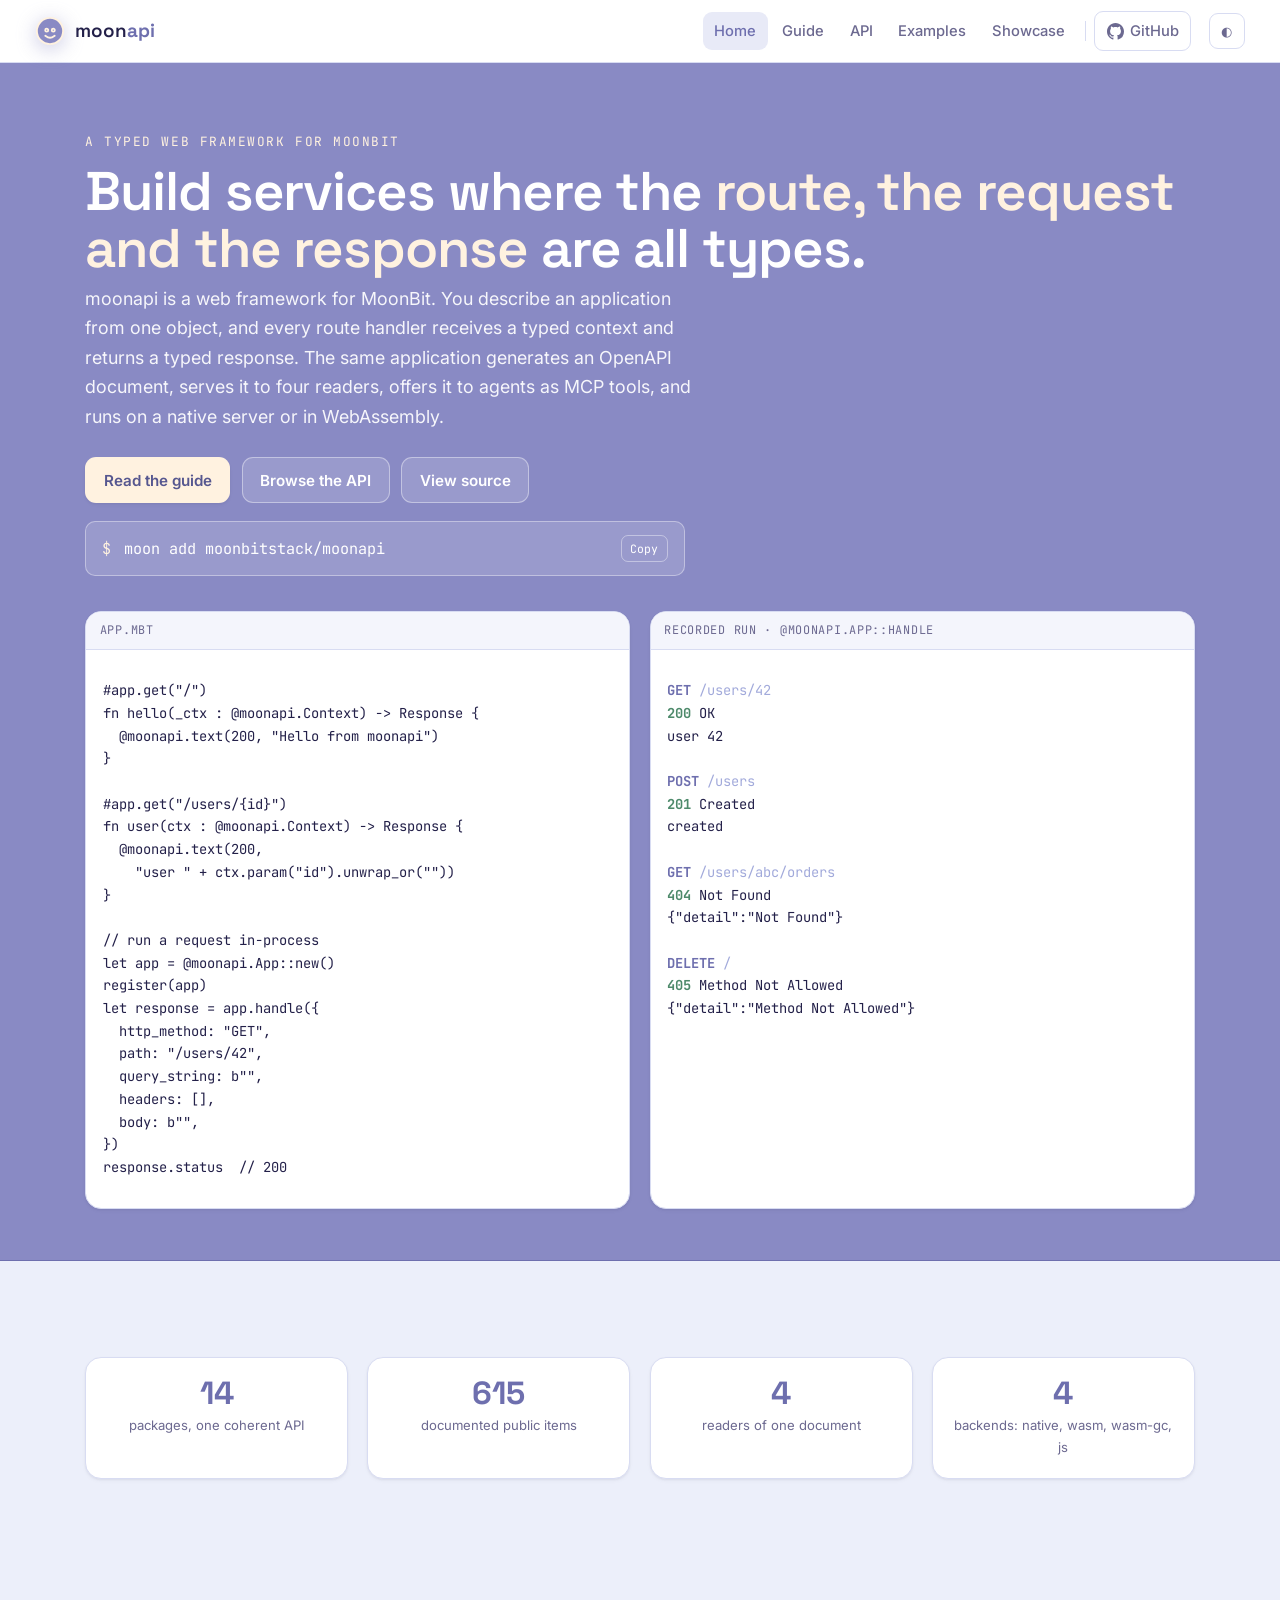
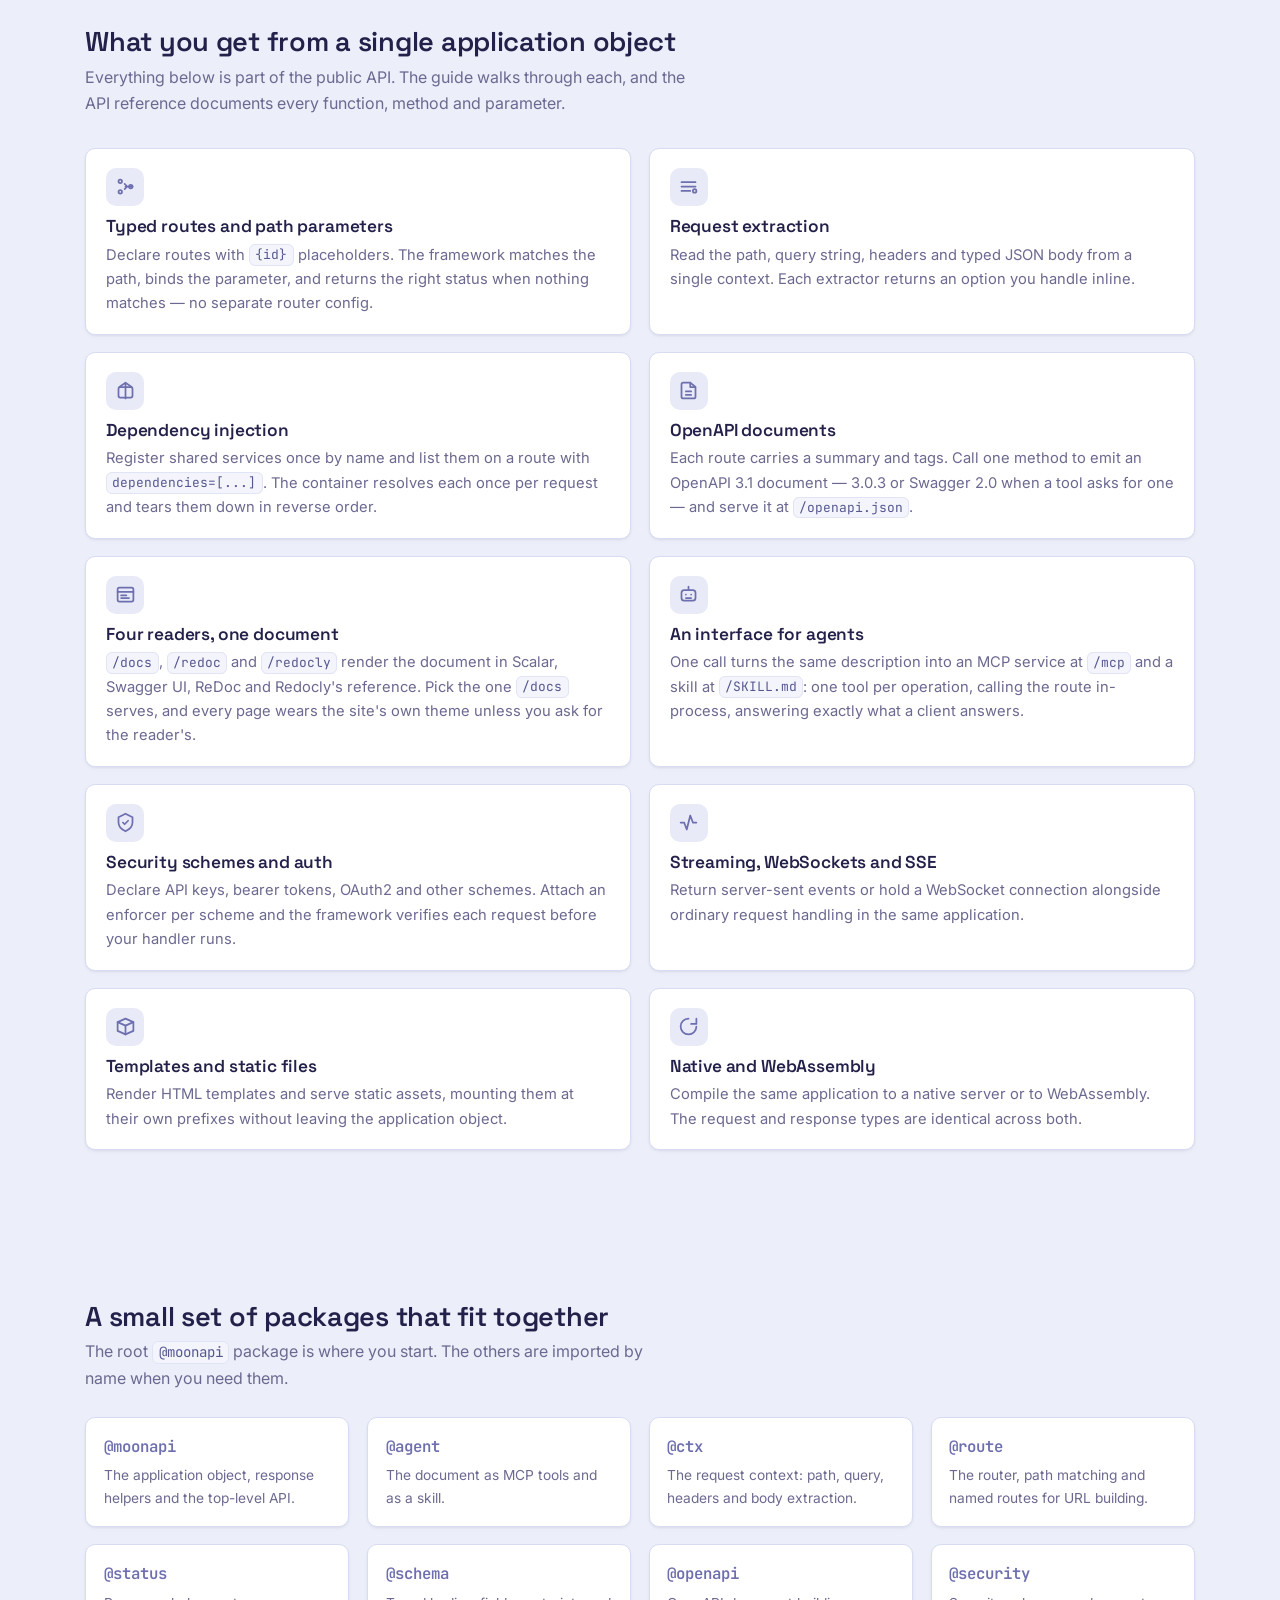
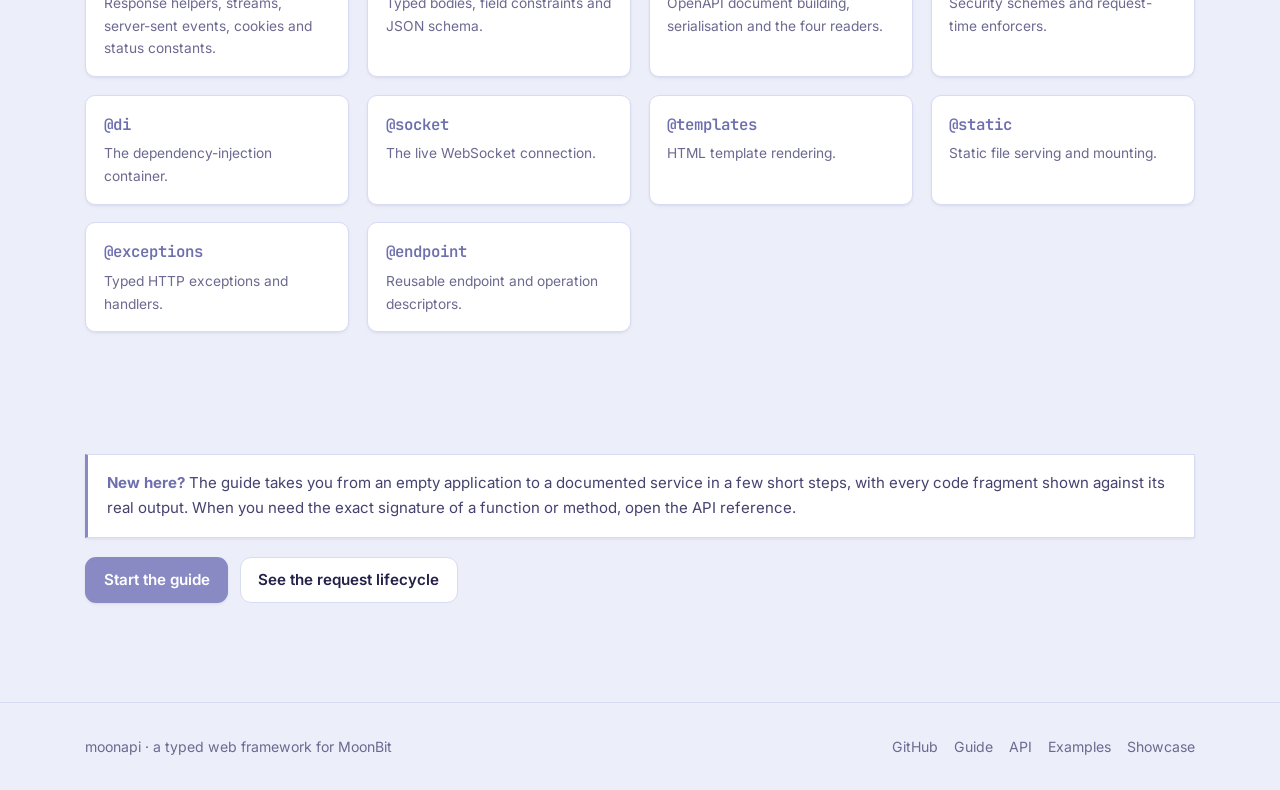
<file: docs/index.html>
<!doctype html>
<html lang="en">
<head>
<meta charset="utf-8">
<meta name="viewport" content="width=device-width,initial-scale=1">
<title>moonapi — a typed web framework for MoonBit</title>
<meta name="description" content="moonapi is a typed web framework for MoonBit. Build services from a single application object, with typed routes, request extraction, dependency injection, OpenAPI documents and native or WebAssembly servers.">
<link rel="preconnect" href="https://fonts.googleapis.com">
<link rel="preconnect" href="https://fonts.gstatic.com" crossorigin>
<link href="https://fonts.googleapis.com/css2?family=Space+Grotesk:wght@400;500;600;700&family=Inter:wght@400;500;600&family=JetBrains+Mono:wght@400;500;600&display=swap" rel="stylesheet">
<link rel="stylesheet" href="assets/base.css">
<script type="module" src="assets/scrollbar.js"></script>
<link rel="icon" type="image/svg+xml" href="assets/icon.svg">
</head>
<body>
<header class="topbar">
  <a class="brand" href="index.html">
    <svg class="mark" viewBox="0 0 32 32" fill="none" aria-hidden="true">
      <circle cx="16" cy="16" r="14" fill="#898AC4" stroke="#FFF2E0" stroke-width="2"/>
      <path d="M11 21c4 3 6 3 10 0M12.5 13.5a1.6 1.6 0 1 1 0 3.2 1.6 1.6 0 0 1 0-3.2Zm7 0a1.6 1.6 0 1 1 0 3.2 1.6 1.6 0 0 1 0-3.2Z" stroke="#FFF2E0" stroke-width="2" stroke-linecap="round"/>
    </svg>
    <span class="name">moon<b>api</b></span>
  </a>
  <nav class="nav"><a class="active" href="index.html">Home</a><a href="guide.html">Guide</a><a href="api.html">API</a><a href="examples.html">Examples</a><a href="showcase.html">Showcase</a><span class="sep"></span><a class="gh-link" href="https://github.com/moonbitstack/moonapi" target="_blank" rel="noopener" aria-label="GitHub repository"><svg viewBox="0 0 16 16" fill="currentColor" aria-hidden="true"><path d="M8 0C3.58 0 0 3.58 0 8c0 3.54 2.29 6.53 5.47 7.59.4.07.55-.17.55-.38 0-.19-.01-.82-.01-1.49-2.01.37-2.53-.49-2.69-.94-.09-.23-.48-.94-.82-1.13-.28-.15-.68-.52-.01-.53.63-.01 1.08.58 1.23.82.72 1.21 1.87.87 2.33.66.07-.52.28-.87.51-1.07-1.78-.2-3.64-.89-3.64-3.95 0-.87.31-1.59.82-2.15-.08-.2-.36-1.02.08-2.12 0 0 .67-.21 2.2.82.64-.18 1.32-.27 2-.27.68 0 1.36.09 2 .27 1.53-1.04 2.2-.82 2.2-.82.44 1.1.16 1.92.08 2.12.51.56.82 1.27.82 2.15 0 3.07-1.87 3.75-3.65 3.95.29.25.54.73.54 1.48 0 1.07-.01 1.93-.01 2.2 0 .21.15.46.55.38A8.01 8.01 0 0 0 16 8c0-4.42-3.58-8-8-8Z"></path></svg><span>GitHub</span></a></nav><button class="theme-btn" data-theme-toggle aria-label="Toggle theme">◐</button>
</header>

<!-- ===================== HERO ===================== -->
<section class="hero">
  <div class="hero-inner">
    <span class="eyebrow">A typed web framework for MoonBit</span>
    <h1>Build services where the <span class="grad">route, the request and the response</span> are all types.</h1>
    <p class="lede">moonapi is a web framework for MoonBit. You describe an application from one object, and every route handler receives a typed context and returns a typed response. The same application generates an OpenAPI document, serves it to four readers, offers it to agents as MCP tools, and runs on a native server or in WebAssembly.</p>
    <div class="hero-cta">
      <a class="btn btn-primary" href="guide.html">Read the guide</a>
      <a class="btn btn-ghost" href="api.html">Browse the API</a>
      <a class="btn btn-ghost" href="https://github.com/moonbitstack/moonapi" target="_blank" rel="noopener">View source</a>
    </div>

    <div class="install">
      <span class="pmt">$</span>
      <code>moon add moonbitstack/moonapi</code>
      <button class="copy" type="button">Copy</button>
    </div>

    <!-- two-pane recorded demo -->
    <div class="demo">
      <div class="pane">
        <div class="ph">app.mbt</div>
        <div class="codewrap">
<pre><code>#app.get("/")
fn hello(_ctx : @moonapi.Context) -> Response {
  @moonapi.text(200, "Hello from moonapi")
}

#app.get("/users/{id}")
fn user(ctx : @moonapi.Context) -> Response {
  @moonapi.text(200,
    "user " + ctx.param("id").unwrap_or(""))
}

// run a request in-process
let app = @moonapi.App::new()
register(app)
let response = app.handle({
  http_method: "GET",
  path: "/users/42",
  query_string: b"",
  headers: [],
  body: b"",
})
response.status  // 200</code></pre>
        </div>
      </div>
      <div class="pane">
        <div class="ph">recorded run · @moonapi.App::handle</div>
        <div class="codewrap">
<pre><code><span class="reqline"><span class="m">GET</span> <span class="u">/users/42</span></span>
<span class="resline"><span class="s">200</span> OK</span>
user 42

<span class="reqline"><span class="m">POST</span> <span class="u">/users</span></span>
<span class="resline"><span class="s">201</span> Created</span>
created

<span class="reqline"><span class="m">GET</span> <span class="u">/users/abc/orders</span></span>
<span class="resline"><span class="s">404</span> Not Found</span>
{"detail":"Not Found"}

<span class="reqline"><span class="m">DELETE</span> <span class="u">/</span></span>
<span class="resline"><span class="s">405</span> Method Not Allowed</span>
{"detail":"Method Not Allowed"}</code></pre>
        </div>
      </div>
    </div>
  </div>
</section>

<!-- ===================== KEY NUMBERS ===================== -->
<section class="section">
  <div class="stats">
    <div class="stat"><div class="n">14</div><div class="l">packages, one coherent API</div></div>
    <div class="stat"><div class="n">615</div><div class="l">documented public items</div></div>
    <div class="stat"><div class="n">4</div><div class="l">readers of one document</div></div>
    <div class="stat"><div class="n">4</div><div class="l">backends: native, wasm, wasm-gc, js</div></div>
  </div>
</section>

<!-- ===================== FEATURES ===================== -->
<section class="section">
  <h2>What you get from a single application object</h2>
  <p class="sub">Everything below is part of the public API. The guide walks through each, and the API reference documents every function, method and parameter.</p>
  <div class="features">
    <div class="card feature">
      <div class="ico"><svg viewBox="0 0 24 24" fill="none" stroke="currentColor" stroke-width="2" stroke-linecap="round" stroke-linejoin="round"><circle cx="6" cy="6" r="2"/><circle cx="6" cy="18" r="2"/><path d="M20 12h-8M14 12l-3-3M14 12l-3 3"/><circle cx="18" cy="12" r="2"/></svg></div>
      <h3>Typed routes and path parameters</h3>
      <p>Declare routes with <code>{id}</code> placeholders. The framework matches the path, binds the parameter, and returns the right status when nothing matches — no separate router config.</p>
    </div>
    <div class="card feature">
      <div class="ico"><svg viewBox="0 0 24 24" fill="none" stroke="currentColor" stroke-width="2" stroke-linecap="round" stroke-linejoin="round"><path d="M4 7h16M4 12h16M4 17h10"/><circle cx="19" cy="17" r="2"/></svg></div>
      <h3>Request extraction</h3>
      <p>Read the path, query string, headers and typed JSON body from a single context. Each extractor returns an option you handle inline.</p>
    </div>
    <div class="card feature">
      <div class="ico"><svg viewBox="0 0 24 24" fill="none" stroke="currentColor" stroke-width="2" stroke-linecap="round" stroke-linejoin="round"><path d="M12 3v18M5 8l7-5 7 5"/><rect x="4" y="8" width="16" height="12" rx="2"/></svg></div>
      <h3>Dependency injection</h3>
      <p>Register shared services once by name and list them on a route with <code>dependencies=[...]</code>. The container resolves each once per request and tears them down in reverse order.</p>
    </div>
    <div class="card feature">
      <div class="ico"><svg viewBox="0 0 24 24" fill="none" stroke="currentColor" stroke-width="2" stroke-linecap="round" stroke-linejoin="round"><path d="M14 3v5h5"/><path d="M14 3H6a2 2 0 0 0-2 2v14a2 2 0 0 0 2 2h12a2 2 0 0 0 2-2V8Z"/><path d="M9 13h6M9 17h6"/></svg></div>
      <h3>OpenAPI documents</h3>
      <p>Each route carries a summary and tags. Call one method to emit an OpenAPI 3.1 document — 3.0.3 or Swagger 2.0 when a tool asks for one — and serve it at <code>/openapi.json</code>.</p>
    </div>
    <div class="card feature">
      <div class="ico"><svg viewBox="0 0 24 24" fill="none" stroke="currentColor" stroke-width="2" stroke-linecap="round" stroke-linejoin="round"><rect x="3" y="4" width="18" height="16" rx="2"/><path d="M3 9h18M7 13h6M7 16h9"/></svg></div>
      <h3>Four readers, one document</h3>
      <p><code>/docs</code>, <code>/redoc</code> and <code>/redocly</code> render the document in Scalar, Swagger UI, ReDoc and Redocly's reference. Pick the one <code>/docs</code> serves, and every page wears the site's own theme unless you ask for the reader's.</p>
    </div>
    <div class="card feature">
      <div class="ico"><svg viewBox="0 0 24 24" fill="none" stroke="currentColor" stroke-width="2" stroke-linecap="round" stroke-linejoin="round"><rect x="4" y="7" width="16" height="12" rx="3"/><path d="M9 12h.01M15 12h.01M9 16h6M12 3v4"/></svg></div>
      <h3>An interface for agents</h3>
      <p>One call turns the same description into an MCP service at <code>/mcp</code> and a skill at <code>/SKILL.md</code>: one tool per operation, calling the route in-process, answering exactly what a client answers.</p>
    </div>
    <div class="card feature">
      <div class="ico"><svg viewBox="0 0 24 24" fill="none" stroke="currentColor" stroke-width="2" stroke-linecap="round" stroke-linejoin="round"><path d="M12 2 4 6v6c0 5 3.5 8 8 10 4.5-2 8-5 8-10V6Z"/><path d="m9 12 2 2 4-4"/></svg></div>
      <h3>Security schemes and auth</h3>
      <p>Declare API keys, bearer tokens, OAuth2 and other schemes. Attach an enforcer per scheme and the framework verifies each request before your handler runs.</p>
    </div>
    <div class="card feature">
      <div class="ico"><svg viewBox="0 0 24 24" fill="none" stroke="currentColor" stroke-width="2" stroke-linecap="round" stroke-linejoin="round"><path d="M3 12h4l3 8 4-16 3 8h4"/></svg></div>
      <h3>Streaming, WebSockets and SSE</h3>
      <p>Return server-sent events or hold a WebSocket connection alongside ordinary request handling in the same application.</p>
    </div>
    <div class="card feature">
      <div class="ico"><svg viewBox="0 0 24 24" fill="none" stroke="currentColor" stroke-width="2" stroke-linecap="round" stroke-linejoin="round"><path d="M3 7l9-4 9 4-9 4Z"/><path d="M3 7v10l9 4 9-4V7"/><path d="M12 11v10"/></svg></div>
      <h3>Templates and static files</h3>
      <p>Render HTML templates and serve static assets, mounting them at their own prefixes without leaving the application object.</p>
    </div>
    <div class="card feature">
      <div class="ico"><svg viewBox="0 0 24 24" fill="none" stroke="currentColor" stroke-width="2" stroke-linecap="round" stroke-linejoin="round"><path d="M21 12a9 9 0 1 1-9-9"/><path d="M21 3v6h-6"/></svg></div>
      <h3>Native and WebAssembly</h3>
      <p>Compile the same application to a native server or to WebAssembly. The request and response types are identical across both.</p>
    </div>
  </div>
</section>

<!-- ===================== PACKAGES ===================== -->
<section class="section">
  <h2>A small set of packages that fit together</h2>
  <p class="sub">The root <code>@moonapi</code> package is where you start. The others are imported by name when you need them.</p>
  <div class="pkg-grid">
    <a class="pkg-card" href="api.html#pkg-moonapi"><div class="n">@moonapi</div><div class="d">The application object, response helpers and the top-level API.</div></a>
    <a class="pkg-card" href="api.html#pkg-agent"><div class="n">@agent</div><div class="d">The document as MCP tools and as a skill.</div></a>
    <a class="pkg-card" href="api.html#pkg-ctx"><div class="n">@ctx</div><div class="d">The request context: path, query, headers and body extraction.</div></a>
    <a class="pkg-card" href="api.html#pkg-route"><div class="n">@route</div><div class="d">The router, path matching and named routes for URL building.</div></a>
    <a class="pkg-card" href="api.html#pkg-status"><div class="n">@status</div><div class="d">Response helpers, streams, server-sent events, cookies and status constants.</div></a>
    <a class="pkg-card" href="api.html#pkg-schema"><div class="n">@schema</div><div class="d">Typed bodies, field constraints and JSON schema.</div></a>
    <a class="pkg-card" href="api.html#pkg-openapi"><div class="n">@openapi</div><div class="d">OpenAPI document building, serialisation and the four readers.</div></a>
    <a class="pkg-card" href="api.html#pkg-security"><div class="n">@security</div><div class="d">Security schemes and request-time enforcers.</div></a>
    <a class="pkg-card" href="api.html#pkg-di"><div class="n">@di</div><div class="d">The dependency-injection container.</div></a>
    <a class="pkg-card" href="api.html#pkg-socket"><div class="n">@socket</div><div class="d">The live WebSocket connection.</div></a>
    <a class="pkg-card" href="api.html#pkg-templates"><div class="n">@templates</div><div class="d">HTML template rendering.</div></a>
    <a class="pkg-card" href="api.html#pkg-static"><div class="n">@static</div><div class="d">Static file serving and mounting.</div></a>
    <a class="pkg-card" href="api.html#pkg-exceptions"><div class="n">@exceptions</div><div class="d">Typed HTTP exceptions and handlers.</div></a>
    <a class="pkg-card" href="api.html#pkg-endpoint"><div class="n">@endpoint</div><div class="d">Reusable endpoint and operation descriptors.</div></a>
  </div>
</section>

<!-- ===================== GET STARTED ===================== -->
<section class="section">
  <div class="note">
    <b>New here?</b> The guide takes you from an empty application to a documented service in a few short steps, with every code fragment shown against its real output. When you need the exact signature of a function or method, open the API reference.
  </div>
  <div class="hero-cta" style="margin-top:1.2rem">
    <a class="btn btn-primary" href="guide.html">Start the guide</a>
    <a class="btn btn-ghost" href="showcase.html">See the request lifecycle</a>
  </div>
</section>

<footer class="site">
  <div class="foot">
    <span>moonapi · a typed web framework for MoonBit</span>
    <span class="grow"></span>
    <a href="https://github.com/moonbitstack/moonapi" target="_blank" rel="noopener">GitHub</a>
    <a href="guide.html">Guide</a>
    <a href="api.html">API</a>
    <a href="examples.html">Examples</a>
    <a href="showcase.html">Showcase</a>
  </div>
</footer>
<script src="assets/site.js"></script>
</body>
</html>
</file>
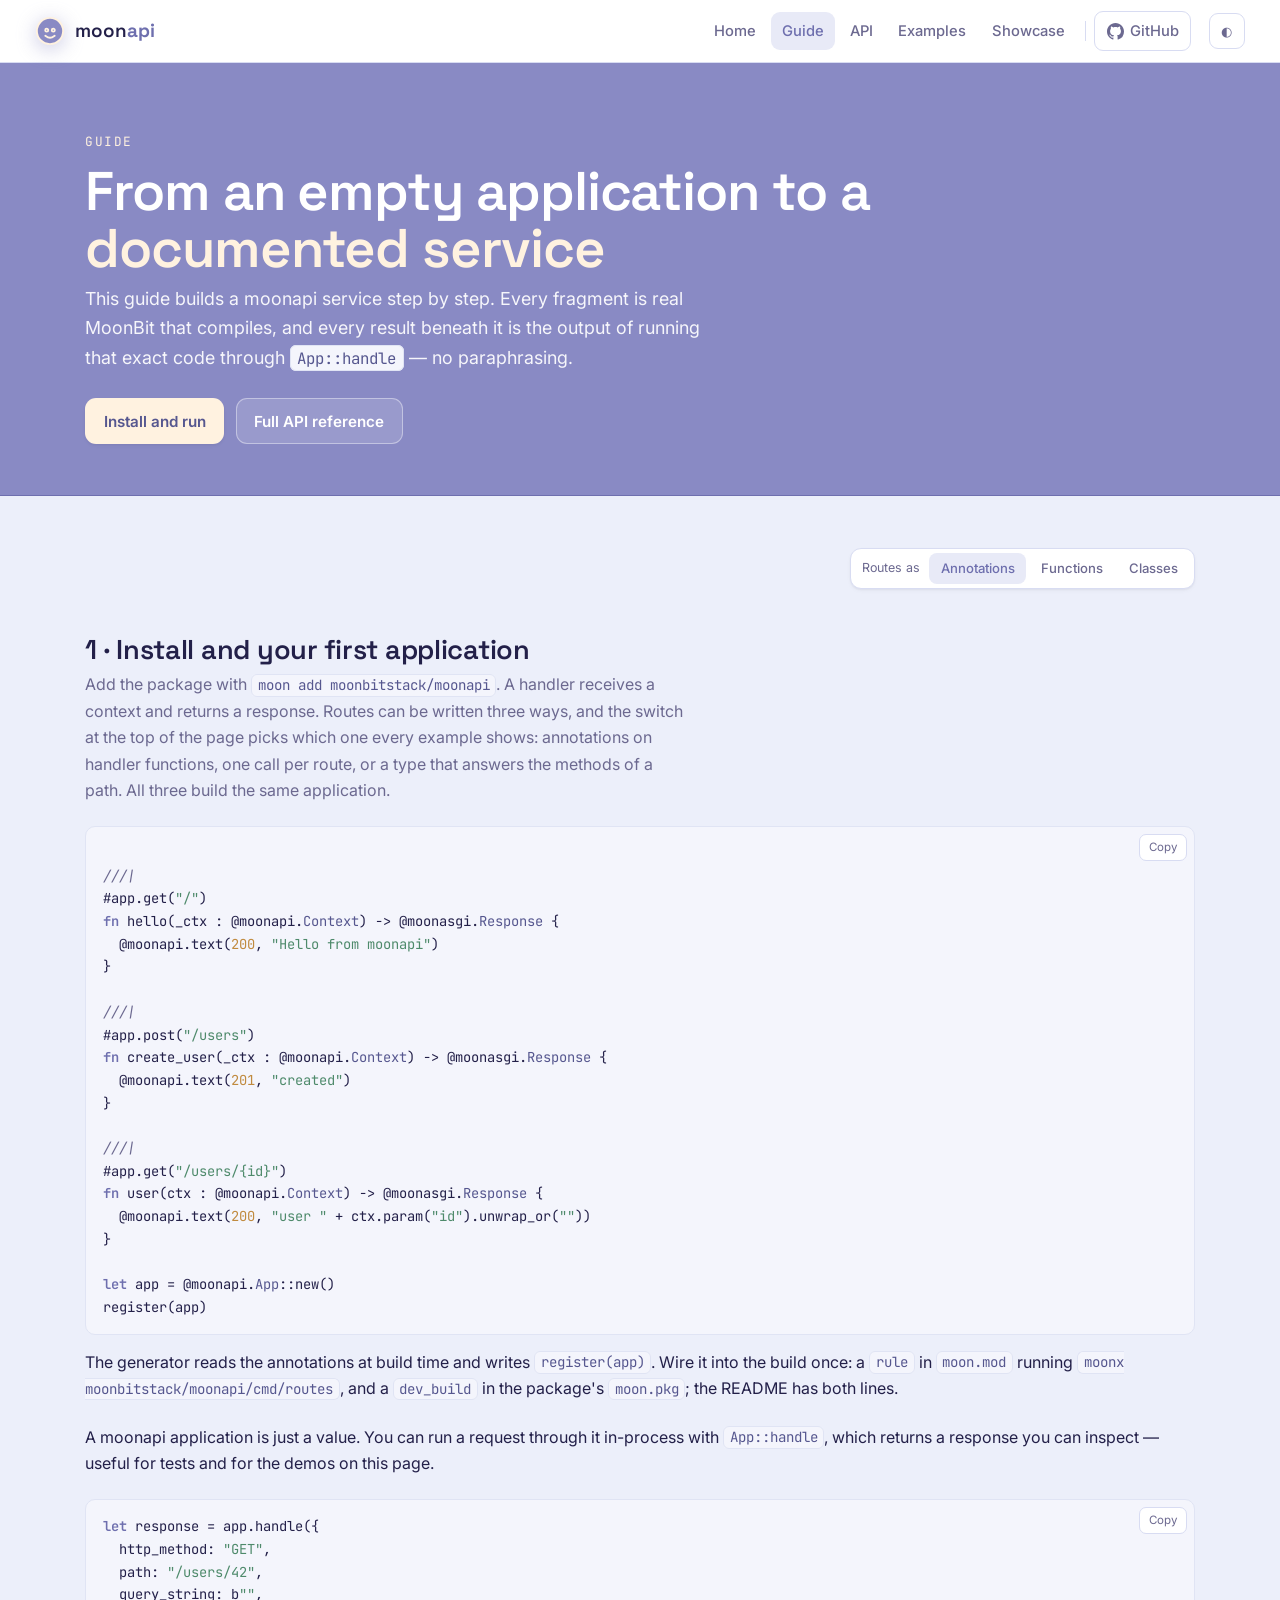
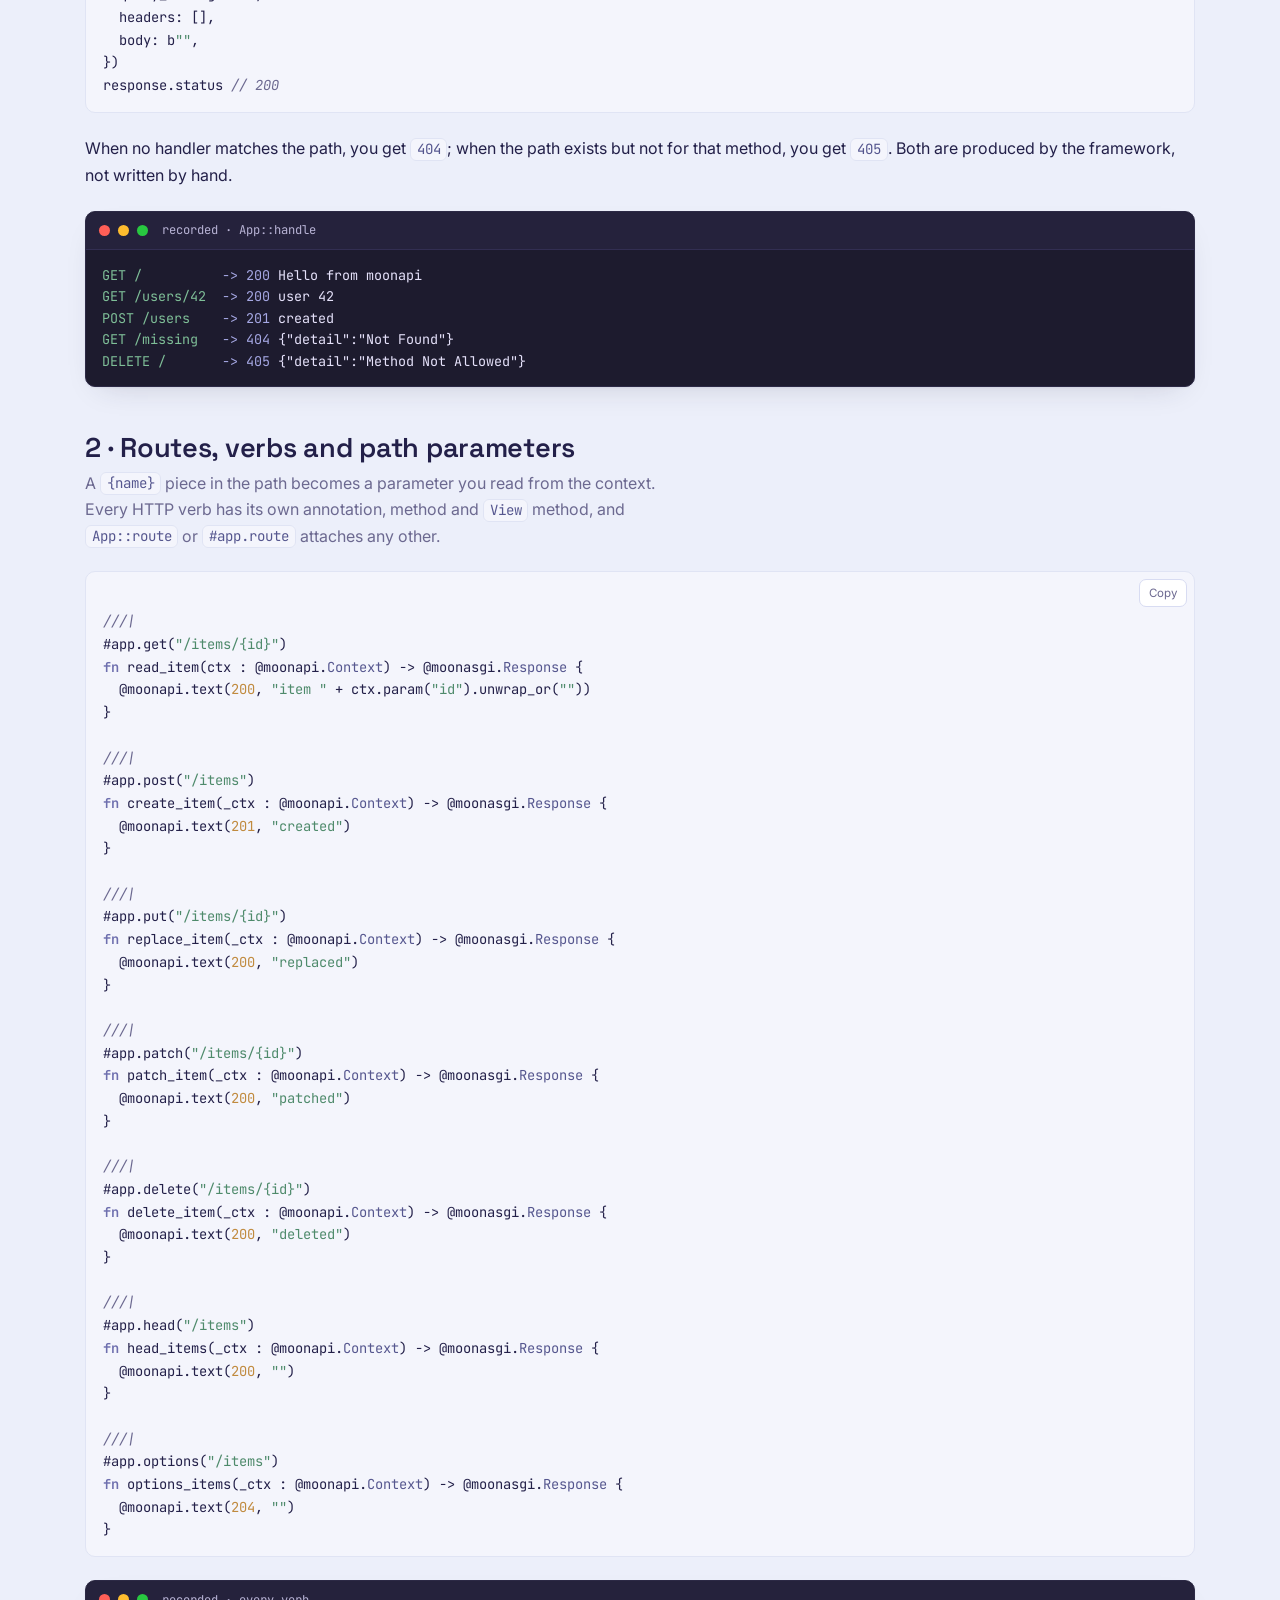
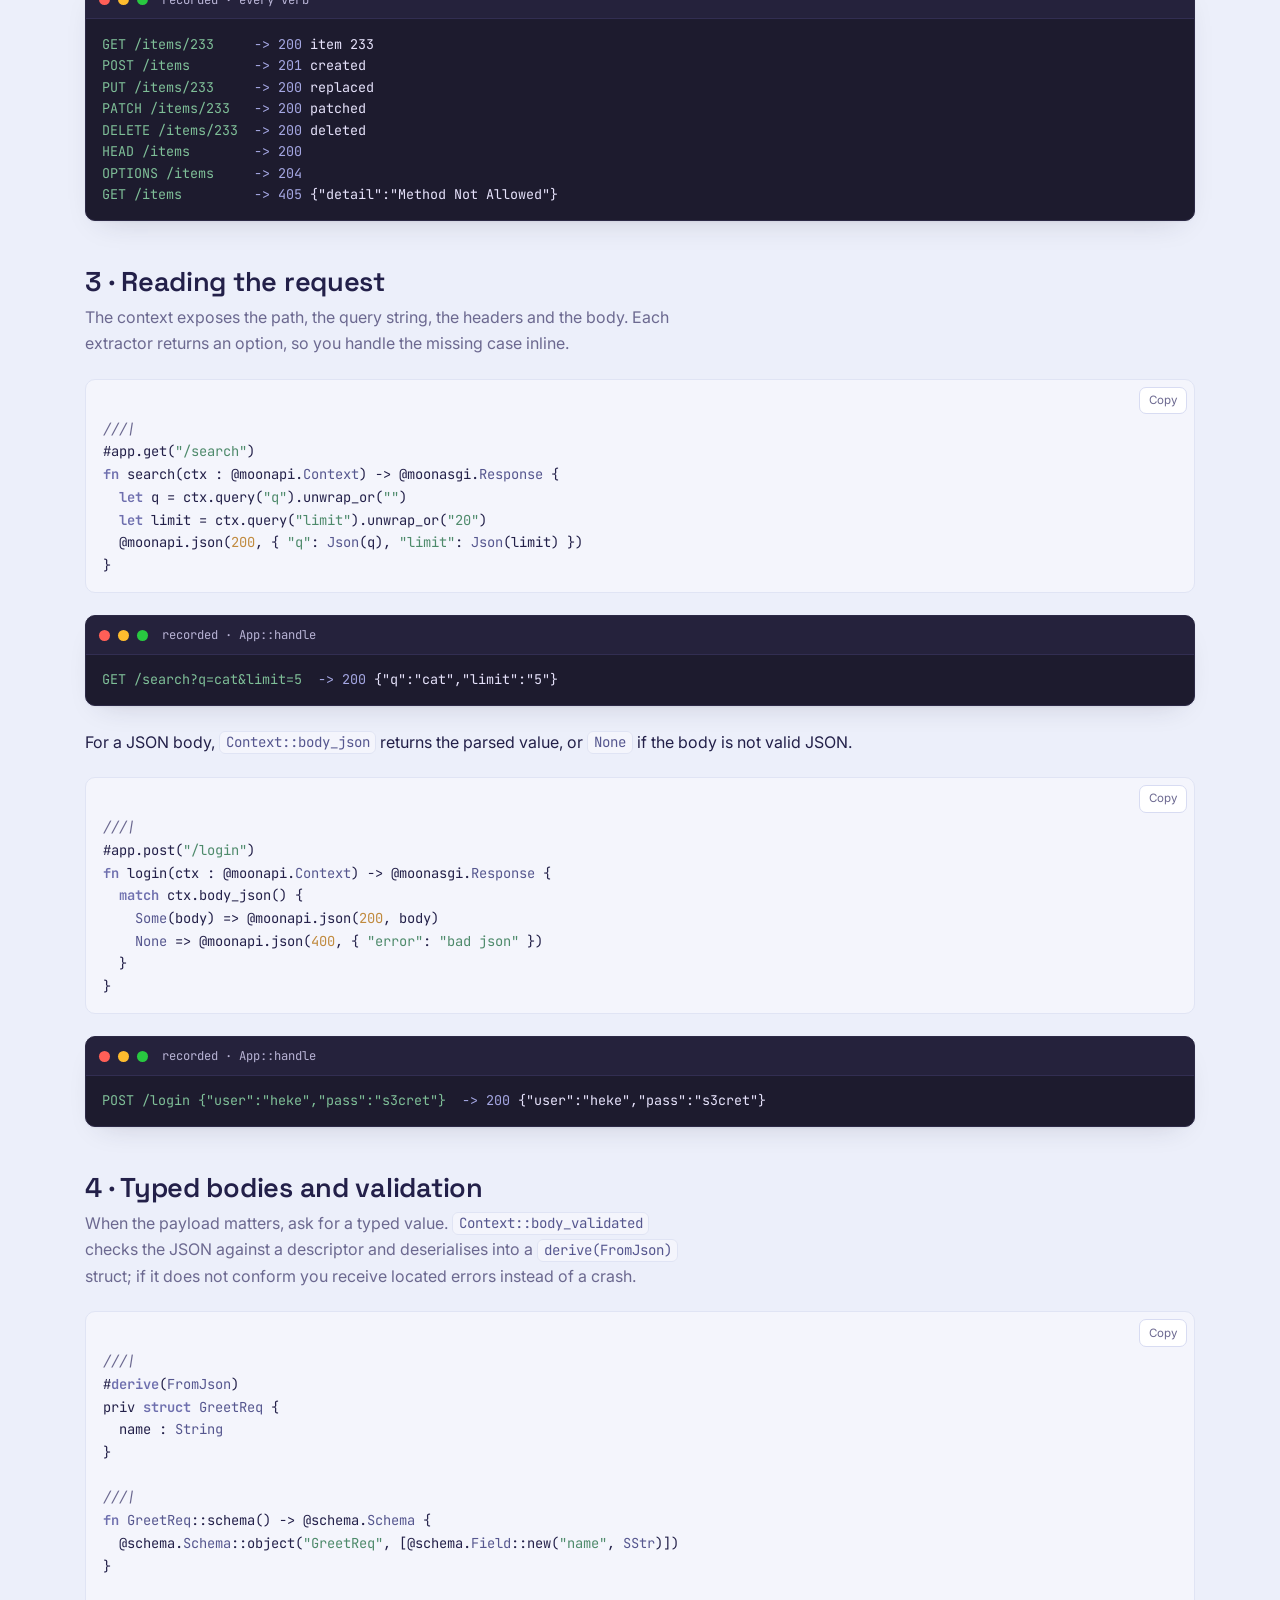
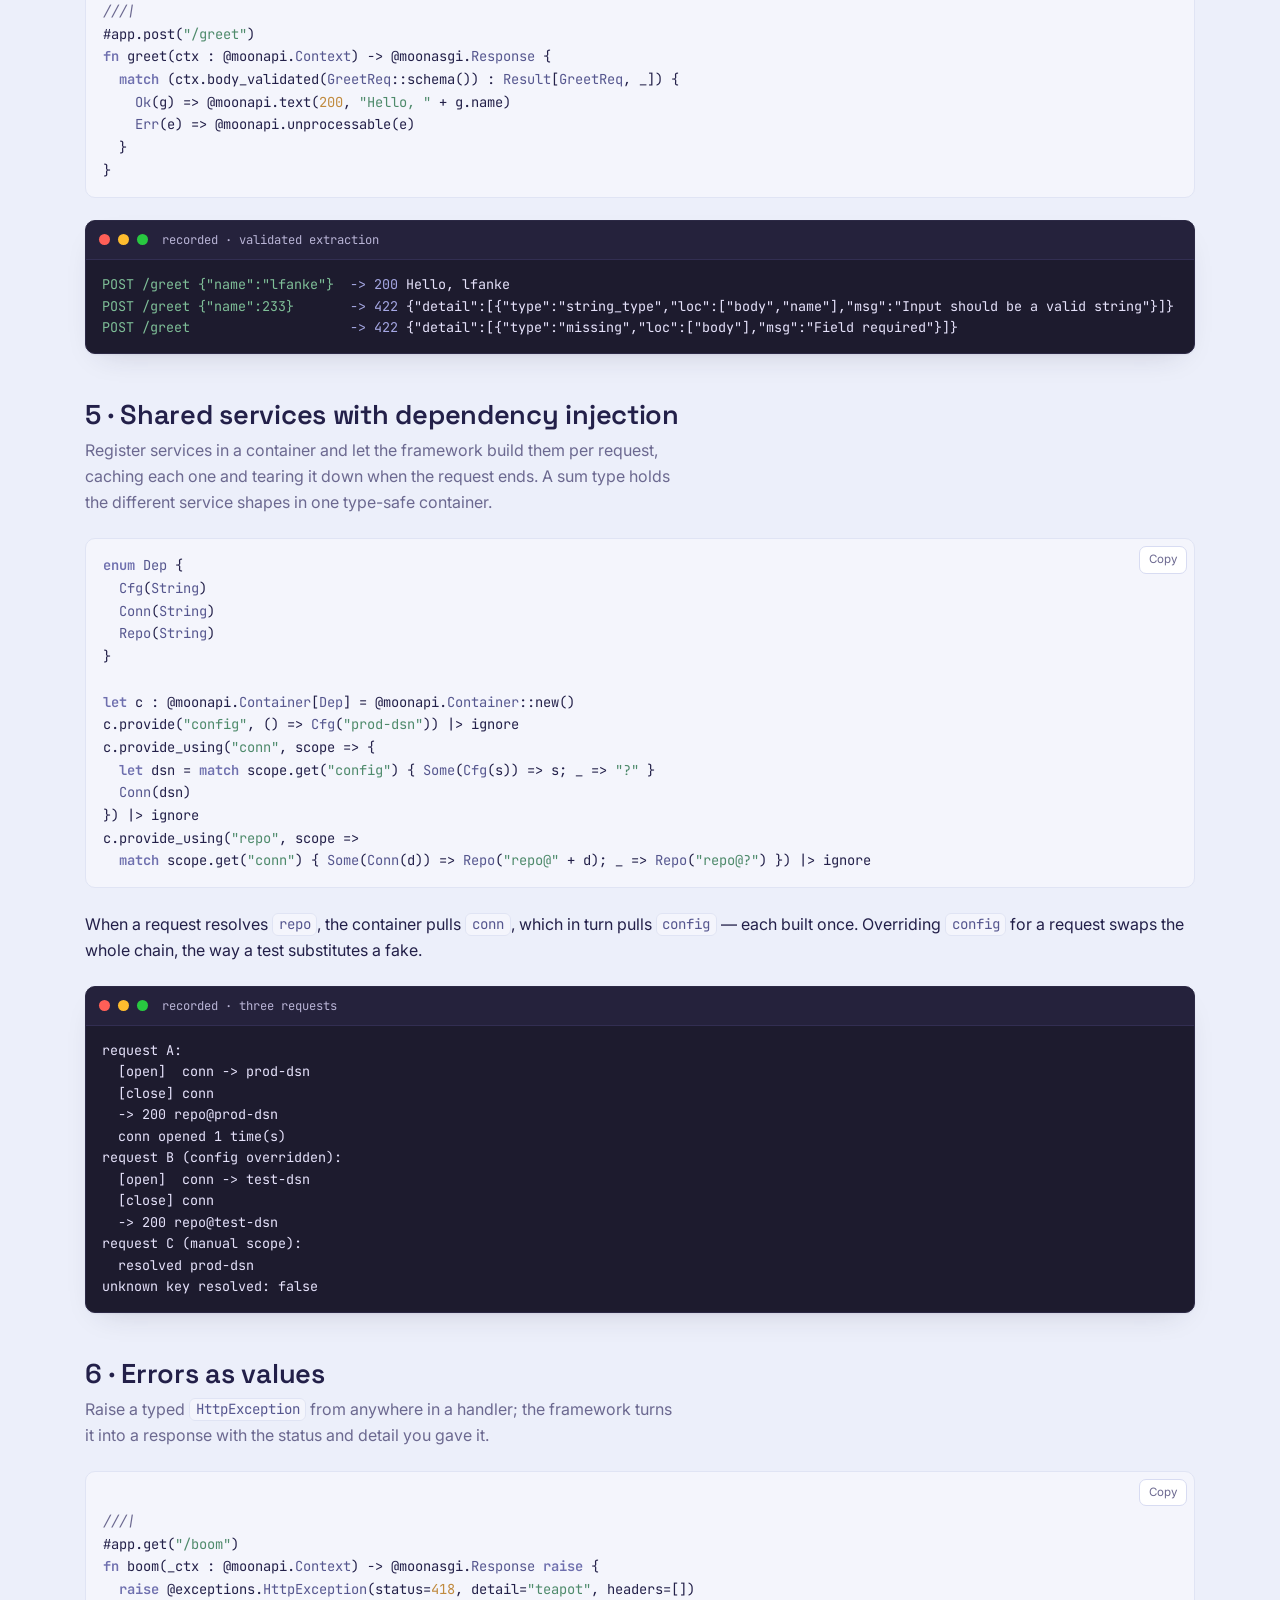
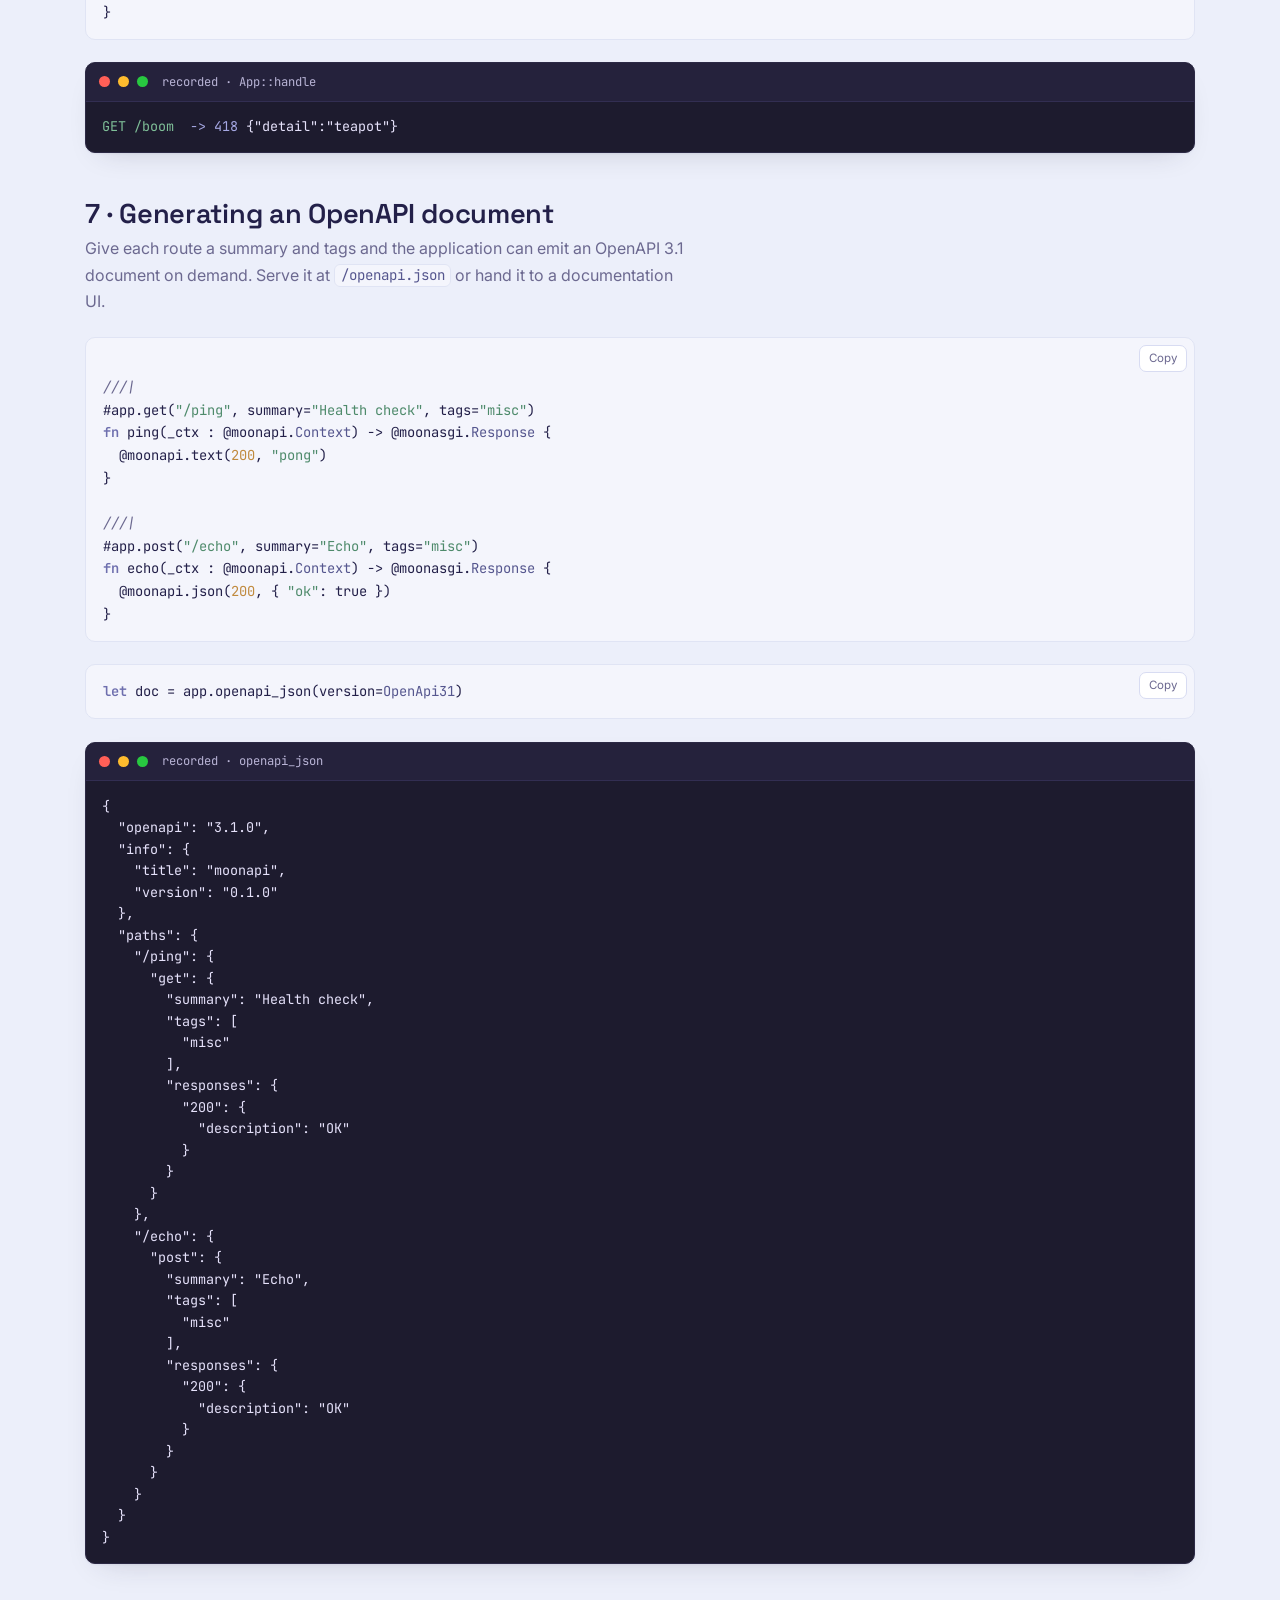
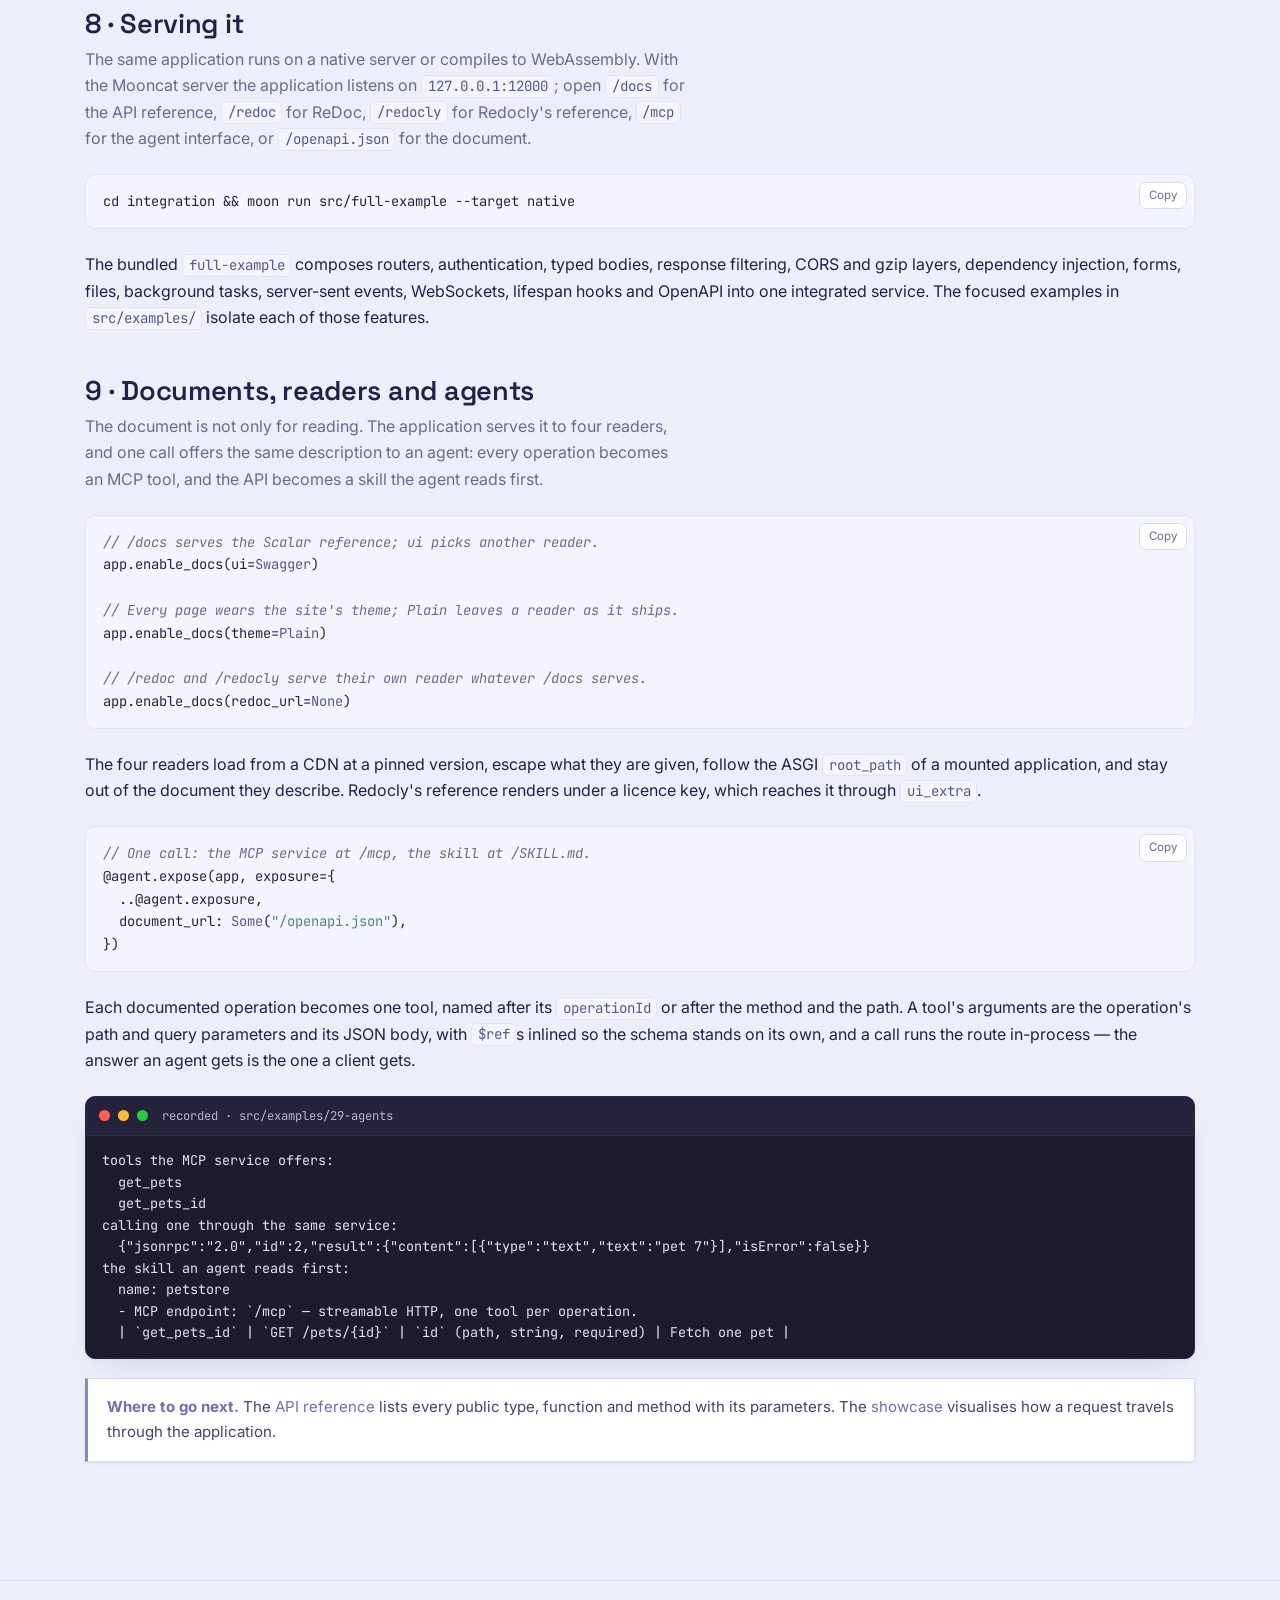
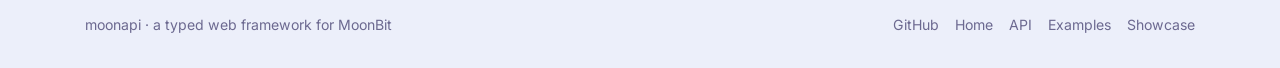
<file: docs/guide.html>
<!doctype html>
<html lang="en">
<head>
<meta charset="utf-8">
<meta name="viewport" content="width=device-width,initial-scale=1">
<title>moonapi — Guide</title>
<meta name="description" content="A progressive guide to building a service with moonapi, the typed web framework for MoonBit. Every fragment is shown against its real, compiled output.">
<link rel="preconnect" href="https://fonts.googleapis.com">
<link rel="preconnect" href="https://fonts.gstatic.com" crossorigin>
<link href="https://fonts.googleapis.com/css2?family=Space+Grotesk:wght@400;500;600;700&family=Inter:wght@400;500;600&family=JetBrains+Mono:wght@400;500;600&display=swap" rel="stylesheet">
<link rel="stylesheet" href="assets/base.css">
<script type="module" src="assets/scrollbar.js"></script>
<link rel="icon" type="image/svg+xml" href="assets/icon.svg">
<script>try{var s=localStorage.getItem("moonapi-style");if(s)document.documentElement.setAttribute("data-style",s)}catch(e){}</script>
</head>
<body>
<header class="topbar">
  <a class="brand" href="index.html">
    <svg class="mark" viewBox="0 0 32 32" fill="none" aria-hidden="true">
      <circle cx="16" cy="16" r="14" fill="#898AC4" stroke="#FFF2E0" stroke-width="2"/>
      <path d="M11 21c4 3 6 3 10 0M12.5 13.5a1.6 1.6 0 1 1 0 3.2 1.6 1.6 0 0 1 0-3.2Zm7 0a1.6 1.6 0 1 1 0 3.2 1.6 1.6 0 0 1 0-3.2Z" stroke="#FFF2E0" stroke-width="2" stroke-linecap="round"/>
    </svg>
    <span class="name">moon<b>api</b></span>
  </a>
  <nav class="nav"><a href="index.html">Home</a><a class="active" href="guide.html">Guide</a><a href="api.html">API</a><a href="examples.html">Examples</a><a href="showcase.html">Showcase</a><span class="sep"></span><a class="gh-link" href="https://github.com/moonbitstack/moonapi" target="_blank" rel="noopener" aria-label="GitHub repository"><svg viewBox="0 0 16 16" fill="currentColor" aria-hidden="true"><path d="M8 0C3.58 0 0 3.58 0 8c0 3.54 2.29 6.53 5.47 7.59.4.07.55-.17.55-.38 0-.19-.01-.82-.01-1.49-2.01.37-2.53-.49-2.69-.94-.09-.23-.48-.94-.82-1.13-.28-.15-.68-.52-.01-.53.63-.01 1.08.58 1.23.82.72 1.21 1.87.87 2.33.66.07-.52.28-.87.51-1.07-1.78-.2-3.64-.89-3.64-3.95 0-.87.31-1.59.82-2.15-.08-.2-.36-1.02.08-2.12 0 0 .67-.21 2.2.82.64-.18 1.32-.27 2-.27.68 0 1.36.09 2 .27 1.53-1.04 2.2-.82 2.2-.82.44 1.1.16 1.92.08 2.12.51.56.82 1.27.82 2.15 0 3.07-1.87 3.75-3.65 3.95.29.25.54.73.54 1.48 0 1.07-.01 1.93-.01 2.2 0 .21.15.46.55.38A8.01 8.01 0 0 0 16 8c0-4.42-3.58-8-8-8Z"></path></svg><span>GitHub</span></a></nav><button class="theme-btn" data-theme-toggle aria-label="Toggle theme">◐</button>
</header>

<section class="hero">
  <div class="hero-inner">
    <span class="eyebrow">Guide</span>
    <h1>From an empty application to a <span class="grad">documented service</span></h1>
    <p class="lede">This guide builds a moonapi service step by step. Every fragment is real MoonBit that compiles, and every result beneath it is the output of running that exact code through <code>App::handle</code> — no paraphrasing.</p>
    <div class="hero-cta">
      <a class="btn btn-primary" href="#install">Install and run</a>
      <a class="btn btn-ghost" href="api.html">Full API reference</a>
    </div>
  </div>
</section>

<section class="section">
  <div class="style-bar">
    <div class="style-switch" role="radiogroup" aria-label="How routes are written">
      <span class="style-label">Routes as</span>
      <button type="button" role="radio" data-style-pick="annotations" aria-checked="true">Annotations</button>
      <button type="button" role="radio" data-style-pick="functions" aria-checked="false">Functions</button>
      <button type="button" role="radio" data-style-pick="classes" aria-checked="false">Classes</button>
    </div>
  </div>

  <!-- ============ 1. INSTALL ============ -->
  <h2 id="install">1 · Install and your first application</h2>
  <p class="sub">Add the package with <code>moon add moonbitstack/moonapi</code>. A handler receives a context and returns a response. Routes can be written three ways, and the switch at the top of the page picks which one every example shows: annotations on handler functions, one call per route, or a type that answers the methods of a path. All three build the same application.</p>

  <div class="styles">
  <div class="variant" data-style="annotations">
    <div class="codewrap"><button class="copy" type="button">Copy</button><pre class="hl"><code>
///|
#app.get("/")
fn hello(_ctx : @moonapi.Context) -&gt; @moonasgi.Response {
  @moonapi.text(200, "Hello from moonapi")
}

///|
#app.post("/users")
fn create_user(_ctx : @moonapi.Context) -&gt; @moonasgi.Response {
  @moonapi.text(201, "created")
}

///|
#app.get("/users/{id}")
fn user(ctx : @moonapi.Context) -&gt; @moonasgi.Response {
  @moonapi.text(200, "user " + ctx.param("id").unwrap_or(""))
}

let app = @moonapi.App::new()
register(app)</code></pre></div>
    <p>The generator reads the annotations at build time and writes <code>register(app)</code>. Wire it into the build once: a <code>rule</code> in <code>moon.mod</code> running <code>moonx moonbitstack/moonapi/cmd/routes</code>, and a <code>dev_build</code> in the package's <code>moon.pkg</code>; the README has both lines.</p>
  </div>
  <div class="variant" data-style="functions">
    <div class="codewrap"><button class="copy" type="button">Copy</button><pre class="hl"><code>let app = @moonapi.App::new()
app.get("/", _ctx =&gt; @moonapi.text(200, "Hello from moonapi"))
app.post("/users", _ctx =&gt; @moonapi.text(201, "created"))
app.get("/users/{id}", ctx =&gt; {
  @moonapi.text(200, "user " + ctx.param("id").unwrap_or(""))
})</code></pre></div>
    <p>Each route is one call on the app: the verb, the path template and the handler. Annotations generate exactly these calls, and routes built at run time are written this way.</p>
  </div>
  <div class="variant" data-style="classes">
    <div class="codewrap"><button class="copy" type="button">Copy</button><pre class="hl"><code>
///|
struct Home {}

///|
impl @moonapi.View for Home with fn get(_) {
  Some(_ctx =&gt; @moonapi.text(200, "Hello from moonapi"))
}

///|
struct Users {}

///|
impl @moonapi.View for Users with fn post(_) {
  Some(_ctx =&gt; @moonapi.text(201, "created"))
}

///|
struct User {}

///|
impl @moonapi.View for User with fn get(_) {
  Some(ctx =&gt; @moonapi.text(200, "user " + ctx.param("id").unwrap_or("")))
}

let app = @moonapi.App::new()
app.view("/", Home::{ })
app.view("/users", Users::{ })
app.view("/users/{id}", User::{ })</code></pre></div>
    <p>A type implementing <code>View</code> answers the methods of one path, and <code>app.view</code> registers each method it answers. A method it leaves out answers <code>405</code>, with <code>Allow</code> listing the ones it does answer.</p>
  </div>
</div>

  <p>A moonapi application is just a value. You can run a request through it in-process with <code>App::handle</code>, which returns a response you can inspect — useful for tests and for the demos on this page.</p>

  <div class="codewrap"><button class="copy" type="button">Copy</button><pre class="hl"><code>let response = app.handle({
  http_method: "GET",
  path: "/users/42",
  query_string: b"",
  headers: [],
  body: b"",
})
response.status // 200</code></pre></div>

  <p>When no handler matches the path, you get <code>404</code>; when the path exists but not for that method, you get <code>405</code>. Both are produced by the framework, not written by hand.</p>

  <div class="term">
    <div class="term-bar"><span class="dot r"></span><span class="dot y"></span><span class="dot g"></span><span class="title">recorded · App::handle</span></div>
    <div class="term-body"><span class="ok">GET /</span>          <span class="accent">-&gt; 200</span> Hello from moonapi
<span class="ok">GET /users/42</span>  <span class="accent">-&gt; 200</span> user 42
<span class="ok">POST /users</span>    <span class="accent">-&gt; 201</span> created
<span class="ok">GET /missing</span>   <span class="accent">-&gt; 404</span> {&quot;detail&quot;:&quot;Not Found&quot;}
<span class="ok">DELETE /</span>       <span class="accent">-&gt; 405</span> {&quot;detail&quot;:&quot;Method Not Allowed&quot;}</div>
  </div>

  <!-- ============ 2. ROUTING ============ -->
  <h2 id="routing">2 · Routes, verbs and path parameters</h2>
  <p class="sub">A <code>{name}</code> piece in the path becomes a parameter you read from the context. Every HTTP verb has its own annotation, method and <code>View</code> method, and <code>App::route</code> or <code>#app.route</code> attaches any other.</p>

  <div class="styles">
  <div class="variant" data-style="annotations">
    <div class="codewrap"><button class="copy" type="button">Copy</button><pre class="hl"><code>
///|
#app.get("/items/{id}")
fn read_item(ctx : @moonapi.Context) -&gt; @moonasgi.Response {
  @moonapi.text(200, "item " + ctx.param("id").unwrap_or(""))
}

///|
#app.post("/items")
fn create_item(_ctx : @moonapi.Context) -&gt; @moonasgi.Response {
  @moonapi.text(201, "created")
}

///|
#app.put("/items/{id}")
fn replace_item(_ctx : @moonapi.Context) -&gt; @moonasgi.Response {
  @moonapi.text(200, "replaced")
}

///|
#app.patch("/items/{id}")
fn patch_item(_ctx : @moonapi.Context) -&gt; @moonasgi.Response {
  @moonapi.text(200, "patched")
}

///|
#app.delete("/items/{id}")
fn delete_item(_ctx : @moonapi.Context) -&gt; @moonasgi.Response {
  @moonapi.text(200, "deleted")
}

///|
#app.head("/items")
fn head_items(_ctx : @moonapi.Context) -&gt; @moonasgi.Response {
  @moonapi.text(200, "")
}

///|
#app.options("/items")
fn options_items(_ctx : @moonapi.Context) -&gt; @moonasgi.Response {
  @moonapi.text(204, "")
}</code></pre></div>
  </div>
  <div class="variant" data-style="functions">
    <div class="codewrap"><button class="copy" type="button">Copy</button><pre class="hl"><code>app.get("/items/{id}", ctx =&gt; {
  @moonapi.text(200, "item " + ctx.param("id").unwrap_or(""))
})
app.post("/items", _ctx =&gt; @moonapi.text(201, "created"))
app.put("/items/{id}", _ctx =&gt; @moonapi.text(200, "replaced"))
app.patch("/items/{id}", _ctx =&gt; @moonapi.text(200, "patched"))
app.delete("/items/{id}", _ctx =&gt; @moonapi.text(200, "deleted"))
app.head("/items", _ctx =&gt; @moonapi.text(200, ""))
app.options("/items", _ctx =&gt; @moonapi.text(204, ""))</code></pre></div>
  </div>
  <div class="variant" data-style="classes">
    <div class="codewrap"><button class="copy" type="button">Copy</button><pre class="hl"><code>
///|
struct Items {}

///|
impl @moonapi.View for Items with fn post(_) {
  Some(_ctx =&gt; @moonapi.text(201, "created"))
}

///|
impl @moonapi.View for Items with fn head(_) {
  Some(_ctx =&gt; @moonapi.text(200, ""))
}

///|
impl @moonapi.View for Items with fn options(_) {
  Some(_ctx =&gt; @moonapi.text(204, ""))
}

///|
struct Item {}

///|
impl @moonapi.View for Item with fn get(_) {
  Some(ctx =&gt; @moonapi.text(200, "item " + ctx.param("id").unwrap_or("")))
}

///|
impl @moonapi.View for Item with fn put(_) {
  Some(_ctx =&gt; @moonapi.text(200, "replaced"))
}

///|
impl @moonapi.View for Item with fn patch(_) {
  Some(_ctx =&gt; @moonapi.text(200, "patched"))
}

///|
impl @moonapi.View for Item with fn delete(_) {
  Some(_ctx =&gt; @moonapi.text(200, "deleted"))
}

app.view("/items", Items::{ })
app.view("/items/{id}", Item::{ })</code></pre></div>
  </div>
</div>

  <div class="term">
    <div class="term-bar"><span class="dot r"></span><span class="dot y"></span><span class="dot g"></span><span class="title">recorded · every verb</span></div>
    <div class="term-body"><span class="ok">GET /items/233</span>     <span class="accent">-&gt; 200</span> item 233
<span class="ok">POST /items</span>        <span class="accent">-&gt; 201</span> created
<span class="ok">PUT /items/233</span>     <span class="accent">-&gt; 200</span> replaced
<span class="ok">PATCH /items/233</span>   <span class="accent">-&gt; 200</span> patched
<span class="ok">DELETE /items/233</span>  <span class="accent">-&gt; 200</span> deleted
<span class="ok">HEAD /items</span>        <span class="accent">-&gt; 200</span>
<span class="ok">OPTIONS /items</span>     <span class="accent">-&gt; 204</span>
<span class="ok">GET /items</span>         <span class="accent">-&gt; 405</span> {&quot;detail&quot;:&quot;Method Not Allowed&quot;}</div>
  </div>

  <!-- ============ 3. REQUEST DATA ============ -->
  <h2 id="request">3 · Reading the request</h2>
  <p class="sub">The context exposes the path, the query string, the headers and the body. Each extractor returns an option, so you handle the missing case inline.</p>

  <div class="styles">
  <div class="variant" data-style="annotations">
    <div class="codewrap"><button class="copy" type="button">Copy</button><pre class="hl"><code>
///|
#app.get("/search")
fn search(ctx : @moonapi.Context) -&gt; @moonasgi.Response {
  let q = ctx.query("q").unwrap_or("")
  let limit = ctx.query("limit").unwrap_or("20")
  @moonapi.json(200, { "q": Json(q), "limit": Json(limit) })
}</code></pre></div>
  </div>
  <div class="variant" data-style="functions">
    <div class="codewrap"><button class="copy" type="button">Copy</button><pre class="hl"><code>app.get("/search", ctx =&gt; {
  let q = ctx.query("q").unwrap_or("")
  let limit = ctx.query("limit").unwrap_or("20")
  @moonapi.json(200, { "q": Json(q), "limit": Json(limit) })
})</code></pre></div>
  </div>
  <div class="variant" data-style="classes">
    <div class="codewrap"><button class="copy" type="button">Copy</button><pre class="hl"><code>
///|
struct Search {}

///|
impl @moonapi.View for Search with fn get(_) {
  Some(ctx =&gt; {
    let q = ctx.query("q").unwrap_or("")
    let limit = ctx.query("limit").unwrap_or("20")
    @moonapi.json(200, { "q": Json(q), "limit": Json(limit) })
  })
}

app.view("/search", Search::{ })</code></pre></div>
  </div>
</div>

  <div class="term">
    <div class="term-bar"><span class="dot r"></span><span class="dot y"></span><span class="dot g"></span><span class="title">recorded · App::handle</span></div>
    <div class="term-body"><span class="ok">GET /search?q=cat&amp;limit=5</span>  <span class="accent">-&gt; 200</span> {&quot;q&quot;:&quot;cat&quot;,&quot;limit&quot;:&quot;5&quot;}</div>
  </div>

  <p>For a JSON body, <code>Context::body_json</code> returns the parsed value, or <code>None</code> if the body is not valid JSON.</p>

  <div class="styles">
  <div class="variant" data-style="annotations">
    <div class="codewrap"><button class="copy" type="button">Copy</button><pre class="hl"><code>
///|
#app.post("/login")
fn login(ctx : @moonapi.Context) -&gt; @moonasgi.Response {
  match ctx.body_json() {
    Some(body) =&gt; @moonapi.json(200, body)
    None =&gt; @moonapi.json(400, { "error": "bad json" })
  }
}</code></pre></div>
  </div>
  <div class="variant" data-style="functions">
    <div class="codewrap"><button class="copy" type="button">Copy</button><pre class="hl"><code>app.post("/login", ctx =&gt; {
  match ctx.body_json() {
    Some(body) =&gt; @moonapi.json(200, body)
    None =&gt; @moonapi.json(400, { "error": "bad json" })
  }
})</code></pre></div>
  </div>
  <div class="variant" data-style="classes">
    <div class="codewrap"><button class="copy" type="button">Copy</button><pre class="hl"><code>
///|
struct Login {}

///|
impl @moonapi.View for Login with fn post(_) {
  Some(ctx =&gt; {
    match ctx.body_json() {
      Some(body) =&gt; @moonapi.json(200, body)
      None =&gt; @moonapi.json(400, { "error": "bad json" })
    }
  })
}

app.view("/login", Login::{ })</code></pre></div>
  </div>
</div>

  <div class="term">
    <div class="term-bar"><span class="dot r"></span><span class="dot y"></span><span class="dot g"></span><span class="title">recorded · App::handle</span></div>
    <div class="term-body"><span class="ok">POST /login {&quot;user&quot;:&quot;heke&quot;,&quot;pass&quot;:&quot;s3cret&quot;}</span>  <span class="accent">-&gt; 200</span> {&quot;user&quot;:&quot;heke&quot;,&quot;pass&quot;:&quot;s3cret&quot;}</div>
  </div>

  <!-- ============ 4. TYPED BODY ============ -->
  <h2 id="typed">4 · Typed bodies and validation</h2>
  <p class="sub">When the payload matters, ask for a typed value. <code>Context::body_validated</code> checks the JSON against a descriptor and deserialises into a <code>derive(FromJson)</code> struct; if it does not conform you receive located errors instead of a crash.</p>

  <div class="styles">
  <div class="variant" data-style="annotations">
    <div class="codewrap"><button class="copy" type="button">Copy</button><pre class="hl"><code>
///|
#derive(FromJson)
priv struct GreetReq {
  name : String
}

///|
fn GreetReq::schema() -&gt; @schema.Schema {
  @schema.Schema::object("GreetReq", [@schema.Field::new("name", SStr)])
}

///|
#app.post("/greet")
fn greet(ctx : @moonapi.Context) -&gt; @moonasgi.Response {
  match (ctx.body_validated(GreetReq::schema()) : Result[GreetReq, _]) {
    Ok(g) =&gt; @moonapi.text(200, "Hello, " + g.name)
    Err(e) =&gt; @moonapi.unprocessable(e)
  }
}</code></pre></div>
  </div>
  <div class="variant" data-style="functions">
    <div class="codewrap"><button class="copy" type="button">Copy</button><pre class="hl"><code>
///|
#derive(FromJson)
priv struct GreetReq {
  name : String
}

///|
fn GreetReq::schema() -&gt; @schema.Schema {
  @schema.Schema::object("GreetReq", [@schema.Field::new("name", SStr)])
}

///|

app.post("/greet", ctx =&gt; {
  match (ctx.body_validated(GreetReq::schema()) : Result[GreetReq, _]) {
    Ok(g) =&gt; @moonapi.text(200, "Hello, " + g.name)
    Err(e) =&gt; @moonapi.unprocessable(e)
  }
})</code></pre></div>
  </div>
  <div class="variant" data-style="classes">
    <div class="codewrap"><button class="copy" type="button">Copy</button><pre class="hl"><code>
///|
#derive(FromJson)
priv struct GreetReq {
  name : String
}

///|
fn GreetReq::schema() -&gt; @schema.Schema {
  @schema.Schema::object("GreetReq", [@schema.Field::new("name", SStr)])
}

///|


///|
struct Greet {}

///|
impl @moonapi.View for Greet with fn post(_) {
  Some(ctx =&gt; {
    match (ctx.body_validated(GreetReq::schema()) : Result[GreetReq, _]) {
      Ok(g) =&gt; @moonapi.text(200, "Hello, " + g.name)
      Err(e) =&gt; @moonapi.unprocessable(e)
    }
  })
}

app.view("/greet", Greet::{ })</code></pre></div>
  </div>
</div>

  <div class="term">
    <div class="term-bar"><span class="dot r"></span><span class="dot y"></span><span class="dot g"></span><span class="title">recorded · validated extraction</span></div>
    <div class="term-body"><span class="ok">POST /greet {&quot;name&quot;:&quot;lfanke&quot;}</span>  <span class="accent">-&gt; 200</span> Hello, lfanke
<span class="ok">POST /greet {&quot;name&quot;:233}</span>       <span class="accent">-&gt; 422</span> {&quot;detail&quot;:[{&quot;type&quot;:&quot;string_type&quot;,&quot;loc&quot;:[&quot;body&quot;,&quot;name&quot;],&quot;msg&quot;:&quot;Input should be a valid string&quot;}]}
<span class="ok">POST /greet</span>                    <span class="accent">-&gt; 422</span> {&quot;detail&quot;:[{&quot;type&quot;:&quot;missing&quot;,&quot;loc&quot;:[&quot;body&quot;],&quot;msg&quot;:&quot;Field required&quot;}]}</div>
  </div>

  <!-- ============ 5. DI ============ -->
  <h2 id="di">5 · Shared services with dependency injection</h2>
  <p class="sub">Register services in a container and let the framework build them per request, caching each one and tearing it down when the request ends. A sum type holds the different service shapes in one type-safe container.</p>

  <div class="codewrap"><button class="copy" type="button">Copy</button><pre class="hl"><code>enum Dep {
  Cfg(String)
  Conn(String)
  Repo(String)
}

let c : @moonapi.Container[Dep] = @moonapi.Container::new()
c.provide("config", () => Cfg("prod-dsn")) |> ignore
c.provide_using("conn", scope => {
  let dsn = match scope.get("config") { Some(Cfg(s)) => s; _ => "?" }
  Conn(dsn)
}) |> ignore
c.provide_using("repo", scope =>
  match scope.get("conn") { Some(Conn(d)) => Repo("repo@" + d); _ => Repo("repo@?") }) |> ignore</code></pre></div>

  <p>When a request resolves <code>repo</code>, the container pulls <code>conn</code>, which in turn pulls <code>config</code> — each built once. Overriding <code>config</code> for a request swaps the whole chain, the way a test substitutes a fake.</p>

  <div class="term">
    <div class="term-bar"><span class="dot r"></span><span class="dot y"></span><span class="dot g"></span><span class="title">recorded · three requests</span></div>
    <div class="term-body">request A:
  [open]  conn -&gt; prod-dsn
  [close] conn
  -&gt; 200 repo@prod-dsn
  conn opened 1 time(s)
request B (config overridden):
  [open]  conn -&gt; test-dsn
  [close] conn
  -&gt; 200 repo@test-dsn
request C (manual scope):
  resolved prod-dsn
unknown key resolved: false</div>
  </div>

  <!-- ============ 6. ERRORS ============ -->
  <h2 id="errors">6 · Errors as values</h2>
  <p class="sub">Raise a typed <code>HttpException</code> from anywhere in a handler; the framework turns it into a response with the status and detail you gave it.</p>

  <div class="styles">
  <div class="variant" data-style="annotations">
    <div class="codewrap"><button class="copy" type="button">Copy</button><pre class="hl"><code>
///|
#app.get("/boom")
fn boom(_ctx : @moonapi.Context) -&gt; @moonasgi.Response raise {
  raise @exceptions.HttpException(status=418, detail="teapot", headers=[])
}</code></pre></div>
  </div>
  <div class="variant" data-style="functions">
    <div class="codewrap"><button class="copy" type="button">Copy</button><pre class="hl"><code>app.get("/boom", _ctx =&gt; {
  raise @exceptions.HttpException(status=418, detail="teapot", headers=[])
})</code></pre></div>
  </div>
  <div class="variant" data-style="classes">
    <div class="codewrap"><button class="copy" type="button">Copy</button><pre class="hl"><code>
///|
struct Boom {}

///|
impl @moonapi.View for Boom with fn get(_) {
  Some(_ctx =&gt; {
    raise @exceptions.HttpException(status=418, detail="teapot", headers=[])
  })
}

app.view("/boom", Boom::{ })</code></pre></div>
  </div>
</div>

  <div class="term">
    <div class="term-bar"><span class="dot r"></span><span class="dot y"></span><span class="dot g"></span><span class="title">recorded · App::handle</span></div>
    <div class="term-body"><span class="ok">GET /boom</span>  <span class="accent">-&gt; 418</span> {&quot;detail&quot;:&quot;teapot&quot;}</div>
  </div>

  <!-- ============ 7. OPENAPI ============ -->
  <h2 id="openapi">7 · Generating an OpenAPI document</h2>
  <p class="sub">Give each route a summary and tags and the application can emit an OpenAPI 3.1 document on demand. Serve it at <code>/openapi.json</code> or hand it to a documentation UI.</p>

  <div class="styles">
  <div class="variant" data-style="annotations">
    <div class="codewrap"><button class="copy" type="button">Copy</button><pre class="hl"><code>
///|
#app.get("/ping", summary="Health check", tags="misc")
fn ping(_ctx : @moonapi.Context) -&gt; @moonasgi.Response {
  @moonapi.text(200, "pong")
}

///|
#app.post("/echo", summary="Echo", tags="misc")
fn echo(_ctx : @moonapi.Context) -&gt; @moonasgi.Response {
  @moonapi.json(200, { "ok": true })
}</code></pre></div>
  </div>
  <div class="variant" data-style="functions">
    <div class="codewrap"><button class="copy" type="button">Copy</button><pre class="hl"><code>app.get("/ping", _ctx =&gt; @moonapi.text(200, "pong"), summary="Health check", tags=[
  "misc",
])
app.post(
  "/echo",
  _ctx =&gt; @moonapi.json(200, { "ok": true }),
  summary="Echo",
  tags=["misc"],
)</code></pre></div>
  </div>
  <div class="variant" data-style="classes">
    <div class="codewrap"><button class="copy" type="button">Copy</button><pre class="hl"><code>
///|
struct Ping {}

///|
impl @moonapi.View for Ping with fn get(_) {
  Some(_ctx =&gt; @moonapi.text(200, "pong"))
}

///|
struct Echo {}

///|
impl @moonapi.View for Echo with fn post(_) {
  Some(_ctx =&gt; @moonapi.json(200, { "ok": true }))
}

app.view("/ping", Ping::{ }, tags=["misc"])
app.view("/echo", Echo::{ }, tags=["misc"])</code></pre></div>
    <p><code>app.view</code> takes the tags its methods share. A summary belongs to one method and is given with an annotation or a call, so this document carries the tags but no summaries.</p>
  </div>
</div>

  <div class="codewrap"><button class="copy" type="button">Copy</button><pre class="hl"><code>let doc = app.openapi_json(version=OpenApi31)</code></pre></div>

  <div class="term">
    <div class="term-bar"><span class="dot r"></span><span class="dot y"></span><span class="dot g"></span><span class="title">recorded · openapi_json</span></div>
    <div class="term-body">{
  "openapi": "3.1.0",
  "info": {
    "title": "moonapi",
    "version": "0.1.0"
  },
  "paths": {
    "/ping": {
      "get": {
        "summary": "Health check",
        "tags": [
          "misc"
        ],
        "responses": {
          "200": {
            "description": "OK"
          }
        }
      }
    },
    "/echo": {
      "post": {
        "summary": "Echo",
        "tags": [
          "misc"
        ],
        "responses": {
          "200": {
            "description": "OK"
          }
        }
      }
    }
  }
}</div>
  </div>

  <!-- ============ 8. RUN ============ -->
  <h2 id="serve">8 · Serving it</h2>
  <p class="sub">The same application runs on a native server or compiles to WebAssembly. With the Mooncat server the application listens on <code>127.0.0.1:12000</code>; open <code>/docs</code> for the API reference, <code>/redoc</code> for ReDoc, <code>/redocly</code> for Redocly's reference, <code>/mcp</code> for the agent interface, or <code>/openapi.json</code> for the document.</p>
  <div class="codewrap"><button class="copy" type="button">Copy</button><pre class="hl"><code>cd integration &amp;&amp; moon run src/full-example --target native</code></pre></div>
  <p>The bundled <code>full-example</code> composes routers, authentication, typed bodies, response filtering, CORS and gzip layers, dependency injection, forms, files, background tasks, server-sent events, WebSockets, lifespan hooks and OpenAPI into one integrated service. The focused examples in <code>src/examples/</code> isolate each of those features.</p>

  <!-- ============ 9. DOCS AND AGENTS ============ -->
  <h2 id="agents">9 · Documents, readers and agents</h2>
  <p class="sub">The document is not only for reading. The application serves it to four readers, and one call offers the same description to an agent: every operation becomes an MCP tool, and the API becomes a skill the agent reads first.</p>

  <div class="codewrap"><button class="copy" type="button">Copy</button><pre class="hl"><code>// /docs serves the Scalar reference; ui picks another reader.
app.enable_docs(ui=Swagger)

// Every page wears the site's theme; Plain leaves a reader as it ships.
app.enable_docs(theme=Plain)

// /redoc and /redocly serve their own reader whatever /docs serves.
app.enable_docs(redoc_url=None)</code></pre></div>

  <p>The four readers load from a CDN at a pinned version, escape what they are given, follow the ASGI <code>root_path</code> of a mounted application, and stay out of the document they describe. Redocly's reference renders under a licence key, which reaches it through <code>ui_extra</code>.</p>

  <div class="codewrap"><button class="copy" type="button">Copy</button><pre class="hl"><code>// One call: the MCP service at /mcp, the skill at /SKILL.md.
@agent.expose(app, exposure={
  ..@agent.exposure,
  document_url: Some("/openapi.json"),
})</code></pre></div>

  <p>Each documented operation becomes one tool, named after its <code>operationId</code> or after the method and the path. A tool's arguments are the operation's path and query parameters and its JSON body, with <code>$ref</code>s inlined so the schema stands on its own, and a call runs the route in-process — the answer an agent gets is the one a client gets.</p>

  <div class="term">
    <div class="term-bar"><span class="dot r"></span><span class="dot y"></span><span class="dot g"></span><span class="title">recorded · src/examples/29-agents</span></div>
    <div class="term-body">tools the MCP service offers:
  get_pets
  get_pets_id
calling one through the same service:
  {"jsonrpc":"2.0","id":2,"result":{"content":[{"type":"text","text":"pet 7"}],"isError":false}}
the skill an agent reads first:
  name: petstore
  - MCP endpoint: `/mcp` — streamable HTTP, one tool per operation.
  | `get_pets_id` | `GET /pets/{id}` | `id` (path, string, required) | Fetch one pet |</div>
  </div>

  <div class="note"><b>Where to go next.</b> The <a href="api.html">API reference</a> lists every public type, function and method with its parameters. The <a href="showcase.html">showcase</a> visualises how a request travels through the application.</div>
</section>

<footer class="site">
  <div class="foot">
    <span>moonapi · a typed web framework for MoonBit</span>
    <span class="grow"></span>
    <a href="https://github.com/moonbitstack/moonapi" target="_blank" rel="noopener">GitHub</a>
    <a href="index.html">Home</a>
    <a href="api.html">API</a>
    <a href="examples.html">Examples</a>
    <a href="showcase.html">Showcase</a>
  </div>
</footer>
<script src="assets/site.js"></script>
</body>
</html>
</file>
<file: docs/assets/base.css>
/* =========================================================================
   moonapi docs — design system
   Palette: iris #898AC4 (main) · periwinkle #A2AADB / #C0C9EE · cream #FFF2E0 (accent only)
   ========================================================================= */

:root {
  /* periwinkle / iris is the MAIN colour; cream is only an accent (点缀) */
  --paper:      #ECEFFA;   /* periwinkle-tinted page background */
  --paper-2:    #E2E7F6;   /* deeper periwinkle band */
  --panel:      #FFFFFF;   /* white card */
  --panel-2:    #F4F5FC;   /* sunken periwinkle-white */
  --ink:        #232049;   /* deep indigo ink */
  --ink-soft:   #454270;
  --muted:      #6C6990;
  --line:       #D8DCF2;   /* periwinkle hairline */
  --line-soft:  #E7EAF7;

  /* brand — MAIN colour family */
  --iris:       #898AC4;   /* main accent */
  --iris-strong:#6E6FAE;
  --iris-deep:  #56578F;
  --peri:       #A2AADB;   /* periwinkle */
  --peri-soft:  #C0C9EE;   /* light periwinkle */
  --cream:      #FFF2E0;   /* accent ONLY (点缀) */

  /* tints built from the brand */
  --iris-tint:  #E8EAF7;   /* faint iris wash */
  --peri-tint:  #EAEDF8;
  --ok:         #4E8A6B;
  --ok-tint:    #E7F0EA;

  /* code */
  --code-bg:    #F4F5FC;
  --code-ink:   #232049;
  --code-line:  #E0E4F4;

  --shadow-sm: 0 1px 2px rgba(43,39,64,.05), 0 2px 6px -3px rgba(43,39,64,.10);
  --shadow:    0 1px 2px rgba(43,39,64,.05), 0 12px 30px -16px rgba(43,39,64,.22);
  --shadow-lg: 0 24px 60px -28px rgba(43,39,64,.35);
  --radius:    16px;
  --radius-sm: 10px;
  --maxw:      1180px;

  --font-display: "Space Grotesk", "Inter", system-ui, sans-serif;
  --font-body:    "Inter", system-ui, -apple-system, "Segoe UI", Roboto, sans-serif;
  --font-mono:    "JetBrains Mono", ui-monospace, SFMono-Regular, Menlo, Consolas, monospace;
}

[data-theme="dark"] {
  --paper:      #16142A;
  --paper-2:    #1B1833;
  --panel:      #201D3A;
  --panel-2:    #18152E;
  --ink:        #ECE9FB;
  --ink-soft:   #C9C4E6;
  --muted:      #9A95BE;
  --line:       #322D52;
  --line-soft:  #282343;

  --iris:       #A6A8E4;
  --iris-strong:#B7B9EC;
  --iris-deep:  #898AC4;
  --peri:       #8893CC;
  --peri-soft:  #6E78AE;
  --cream:      #FFF2E0;

  --iris-tint:  #2A2750;
  --peri-tint:  #242146;
  --ok:         #7FBF98;
  --ok-tint:    #1E2A24;

  --code-bg:    #191630;
  --code-ink:   #E6E2FB;
  --code-line:  #2C2850;

  --shadow-sm: 0 1px 2px rgba(0,0,0,.4), 0 2px 6px -3px rgba(0,0,0,.5);
  --shadow:    0 1px 2px rgba(0,0,0,.4), 0 16px 40px -18px rgba(0,0,0,.7);
  --shadow-lg: 0 28px 70px -30px rgba(0,0,0,.8);
}

/* ---- reset ---- */
*, *::before, *::after { box-sizing: border-box; }
html { scroll-behavior: smooth; }
@media (prefers-reduced-motion: reduce) {
  html { scroll-behavior: auto; }
  *, *::before, *::after { animation-duration: .001ms !important; transition-duration: .001ms !important; }
}
body {
  margin: 0;
  background: var(--paper);
  color: var(--ink);
  font-family: var(--font-body);
  font-size: 16px;
  line-height: 1.65;
  -webkit-font-smoothing: antialiased;
  text-rendering: optimizeLegibility;
}
/* page background comes directly from --paper (periwinkle); no overlay */
h1, h2, h3, h4 { font-family: var(--font-display); font-weight: 600; line-height: 1.15; color: var(--ink); letter-spacing: -.01em; }
a { color: var(--iris-strong); text-decoration: none; }
a:hover { text-decoration: underline; }
p { margin: 0 0 1rem; }
img, svg { max-width: 100%; }

/* ---- scrollbar ----
   The standard properties sit behind @supports: Chrome drops its
   ::-webkit-scrollbar styling once it sees scrollbar-color. */
::-webkit-scrollbar { width: 12px; height: 12px; }
::-webkit-scrollbar-track { background: transparent; }
::-webkit-scrollbar-thumb {
  background: color-mix(in oklab, var(--iris) 60%, var(--paper));
  border: 3px solid transparent;
  background-clip: padding-box;
  border-radius: 999px;
}
::-webkit-scrollbar-thumb:hover { background: var(--iris); background-clip: padding-box; border: 3px solid transparent; }
@supports not selector(::-webkit-scrollbar) {
  * { scrollbar-width: thin; scrollbar-color: var(--iris) transparent; }
}

/* ---- top nav ---- */
.topbar {
  position: sticky; top: 0; z-index: 50;
  display: flex; align-items: center; gap: 1.1rem;
  padding: .7rem clamp(1rem, 4vw, 2.2rem);
  background: var(--panel);
  border-bottom: 1px solid var(--line);
}
.brand { display: flex; align-items: center; gap: .6rem; font-family: var(--font-display); font-weight: 600; font-size: 1.18rem; color: var(--ink); }
.brand:hover { text-decoration: none; }
.brand .mark { width: 30px; height: 30px; flex: none; filter: drop-shadow(0 4px 10px color-mix(in oklab, var(--iris) 45%, transparent)); }
.brand .name b { color: var(--iris-strong); font-weight: 700; }
.nav { display: flex; align-items: center; gap: .2rem; margin-left: auto; }
.nav a {
  color: var(--muted); font-size: .92rem; font-weight: 500;
  padding: .42rem .7rem; border-radius: 9px;
}
.nav a:hover { background: var(--iris-tint); color: var(--ink); text-decoration: none; }
.nav a.active { color: var(--iris-strong); background: var(--iris-tint); }
.nav .sep { width: 1px; height: 20px; background: var(--line); margin: 0 .35rem; }
.gh-link {
  display: inline-flex; align-items: center; gap: .4rem;
  border: 1px solid var(--line); border-radius: 9px;
  padding: .38rem .6rem; color: var(--ink-soft); font-size: .85rem; font-weight: 500;
}
.gh-link:hover { border-color: var(--iris); color: var(--iris-strong); text-decoration: none; background: var(--iris-tint); }
.gh-link svg { width: 17px; height: 17px; }
.theme-btn {
  border: 1px solid var(--line); background: transparent; color: var(--muted);
  width: 36px; height: 36px; border-radius: 9px; cursor: pointer; display: grid; place-items: center;
}
.theme-btn:hover { border-color: var(--iris); color: var(--iris-strong); }
.nav-toggle { display: none; }

/* ---- layout for doc pages ---- */
.layout { display: grid; grid-template-columns: 248px minmax(0, 1fr); max-width: var(--maxw); margin: 0 auto; }
.sidebar {
  position: sticky; top: 57px; align-self: start; height: calc(100vh - 57px);
  overflow-y: auto; padding: 1.6rem 1rem 3rem; border-right: 1px solid var(--line);
}
.sidebar h4 { font-size: .72rem; text-transform: uppercase; letter-spacing: .12em; color: var(--muted); margin: 1.3rem 0 .5rem; font-family: var(--font-body); font-weight: 600; }
.sidebar h4:first-child { margin-top: 0; }
.sidebar a { display: block; color: var(--ink-soft); font-size: .9rem; padding: .3rem .6rem; border-radius: 0 8px 8px 0; border-left: 2px solid transparent; }
.sidebar a:hover { background: var(--iris-tint); text-decoration: none; color: var(--ink); }
.sidebar a.active { color: var(--iris-strong); background: var(--iris-tint); border-left-color: var(--iris); font-weight: 600; }
.content { padding: 3.2rem clamp(1.2rem, 4vw, 3rem) 7rem; min-width: 0; }
.content > article { max-width: 860px; }

/* ---- generic blocks ---- */
.lead { font-size: 1.12rem; color: var(--ink-soft); max-width: 64ch; }
.kicker { display: inline-block; font-family: var(--font-mono); font-size: .78rem; letter-spacing: .08em; text-transform: uppercase; color: var(--iris-strong); background: var(--iris-tint); padding: .2rem .6rem; border-radius: 999px; margin-bottom: .8rem; }

.btn {
  display: inline-flex; align-items: center; gap: .5rem;
  font: inherit; font-weight: 600; font-size: .95rem;
  padding: .6rem 1.1rem; border-radius: 11px; cursor: pointer;
  border: 1px solid transparent; text-decoration: none;
}
.btn-primary { background: var(--iris); color: #fff; box-shadow: var(--shadow-sm); }
.btn-primary:hover { background: var(--iris-strong); text-decoration: none; color: #fff; }
.btn-ghost { background: var(--panel); color: var(--ink); border-color: var(--line); }
.btn-ghost:hover { border-color: var(--iris); color: var(--iris-strong); text-decoration: none; }

.card {
  background: var(--panel); border: 1px solid var(--line);
  border-radius: var(--radius); padding: 1.3rem 1.4rem;
  box-shadow: var(--shadow-sm);
}
.card h3 { margin: .2rem 0 .5rem; font-size: 1.15rem; }
.card p { color: var(--muted); margin: 0; font-size: .95rem; }

/* ---- code ---- */
pre, code, .mono { font-family: var(--font-mono); }
:not(pre) > code {
  background: var(--code-bg); color: var(--iris-deep);
  padding: .1em .4em; border-radius: 6px; font-size: .88em;
  border: 1px solid var(--code-line);
}
pre {
  background: var(--code-bg); color: var(--code-ink);
  border: 1px solid var(--code-line);
  border-radius: var(--radius-sm);
  padding: .95rem 1.05rem;
  font-size: .86rem; line-height: 1.65;
  overflow-x: auto;            /* never wrap: horizontal scroll */
  white-space: pre;
  tab-size: 2;
}
pre code { background: none; border: none; padding: 0; color: inherit; font-size: inherit; }
.codewrap { position: relative; }
.copy {
  position: absolute; top: .5rem; right: .5rem;
  background: var(--panel); border: 1px solid var(--line); color: var(--muted);
  font: inherit; font-size: .72rem; padding: .2rem .55rem; border-radius: 7px; cursor: pointer;
}
.copy:hover { border-color: var(--iris); color: var(--iris-strong); }
.copy.ok { color: var(--ok); border-color: var(--ok); }

/* token colours */
.tok-kw { color: var(--iris-strong); font-weight: 600; }
.tok-ty  { color: var(--iris-deep); }
.tok-fn  { color: #B5708C; }
.tok-str { color: var(--ok); }
.tok-com { color: var(--muted); font-style: italic; }
.tok-num { color: #C08A3E; }
.tok-punc{ color: var(--muted); }

/* wide-char grapheme clusters (CJK / emoji) get a fixed display width so
   trailing-comment alignment survives proportional fallback fonts */
.gc { display: inline-block; text-align: center; }
.gc.w2 { width: 2ch; }
.gc.w1 { width: 1ch; }

/* ---- terminal / request-response demo ---- */
.term {
  background: #1d1b2e; border-radius: var(--radius-sm); overflow: hidden;
  box-shadow: var(--shadow); border: 1px solid #2c2945;
  font-family: var(--font-mono); font-size: .84rem;
}
.term-bar { display: flex; align-items: center; gap: .5rem; padding: .55rem .8rem; background: #25223c; border-bottom: 1px solid #322e52; }
.term-bar .dot { width: 11px; height: 11px; border-radius: 50%; }
.term-bar .dot.r { background: #ff5f57; } .term-bar .dot.y { background: #febc2e; } .term-bar .dot.g { background: #28c840; }
.term-bar .title { color: #b9b4d6; font-size: .76rem; margin-left: .4rem; }
.term-tabs { display: flex; gap: .25rem; margin-left: auto; }
.term-tabs button {
  background: transparent; border: 1px solid transparent; color: #9a95be;
  font: inherit; font-size: .74rem; padding: .18rem .6rem; border-radius: 7px; cursor: pointer;
}
.term-tabs button.active { background: #322e52; color: #fff; }
.term-body { padding: .9rem 1rem; color: #e6e2fb; white-space: pre; overflow-x: auto; line-height: 1.6; }
.term-body .muted { color: #8b86ad; }
.term-body .ok { color: #7FBF98; }
.term-body .accent { color: #A6A8E4; }
.term-body .str { color: #d8b08a; }

/* ---- key numbers ---- */
.stats { display: grid; grid-template-columns: repeat(4, 1fr); gap: 1.2rem; margin: 2.8rem 0; }
.stat { background: var(--panel); border: 1px solid var(--line); border-radius: var(--radius); padding: 1.2rem 1.1rem; text-align: center; box-shadow: var(--shadow-sm); }
.stat .n { font-family: var(--font-display); font-weight: 700; font-size: 2rem; color: var(--iris-strong); line-height: 1; }
.stat .l { color: var(--muted); font-size: .82rem; margin-top: .4rem; }

/* ---- feature grid ---- */
.features { display: grid; grid-template-columns: repeat(2, 1fr); gap: 1.1rem; margin: 2rem 0 3rem; }
.feature { position: relative; overflow: hidden; background: var(--panel); border: 1px solid var(--line); border-radius: var(--radius-sm); padding: 1.15rem 1.25rem; box-shadow: var(--shadow-sm); transition: border-color .2s, transform .2s; }
.feature:hover { border-color: var(--iris); transform: translateY(-2px); }
.feature .ico { width: 38px; height: 38px; border-radius: 10px; display: grid; place-items: center; background: var(--iris-tint); color: var(--iris-strong); margin-bottom: .7rem; }
.feature .ico svg { width: 21px; height: 21px; }
.feature h3 { font-size: 1.08rem; margin: 0 0 .35rem; }
.feature p { color: var(--muted); font-size: .92rem; margin: 0; }

/* ---- generic section heading on home ---- */
.section { max-width: var(--maxw); margin: 0 auto; padding: 3.2rem clamp(1rem, 4vw, 2.2rem); }
.section h2 { font-size: 1.7rem; margin: 0 0 .4rem; }
.section .sub { color: var(--muted); max-width: 60ch; margin: 0 0 1.4rem; }

/* ---- vertical rhythm: breathing room between stacked blocks ---- */
.section > * + *,
.content > * + * { margin-top: 1.4rem; }
.section > h2 { margin-top: 2.8rem; }
.section > h2:first-child { margin-top: 0; }
.section > h3 { margin-top: 2rem; }
/* keep key containers airy (override the blanket above where needed) */
.section > .stats    { margin-top: 2.8rem; }
.section > .features { margin-top: 2rem; }
.section > .pkg-grid { margin-top: 1.6rem; }
.section > .ex-grid  { margin-top: 1.4rem; }
.section > .demo     { margin-top: 2.2rem; }
.section > .stage    { margin-top: 1.6rem; }

/* ---- callout ---- */
/* Fresh, light callout: crisp right angles, thin iris left accent, airy white panel. */
.note {
  position: relative;
  border: 1px solid var(--line);
  border-left: 3px solid var(--iris);
  background: var(--panel);
  border-radius: 0;
  padding: 1rem 1.2rem;
  margin: 1.2rem 0;
  color: var(--ink-soft);
  font-size: .94rem;
  box-shadow: var(--shadow-sm);
}
.note b { color: var(--iris-strong); }

/* ---- footer ---- */
footer.site { border-top: 1px solid var(--line); margin-top: 3rem; }
.foot { max-width: var(--maxw); margin: 0 auto; padding: 2rem clamp(1rem, 4vw, 2.2rem); display: flex; flex-wrap: wrap; gap: 1rem; align-items: center; color: var(--muted); font-size: .88rem; }
.foot a { color: var(--muted); } .foot a:hover { color: var(--iris-strong); }
.foot .grow { margin-left: auto; }

/* =========================================================================
   API reference page
   ========================================================================= */
.pkg-section { scroll-margin-top: 64px; padding-top: 2.2rem; margin-top: 2.2rem; border-top: 1px solid var(--line); }
.pkg-section:first-of-type { border-top: none; margin-top: 0; }
.pkg-section > h2 { font-family: var(--font-display); font-size: 1.5rem; margin: 0 0 .15rem; }
.pkg-section > h2 .at { color: var(--iris); }
.pkg-desc { color: var(--muted); max-width: 72ch; margin: .25rem 0 1.4rem; }
.api-item { background: var(--panel); border: 1px solid var(--line); border-radius: var(--radius-sm); padding: 1rem 1.2rem; margin: 1rem 0; box-shadow: var(--shadow-sm); scroll-margin-top: 64px; }
.api-item:hover { border-color: color-mix(in oklab, var(--iris) 45%, var(--line)); }
.api-item .kind { display: inline-block; font-size: .64rem; font-weight: 700; text-transform: uppercase; letter-spacing: .08em; border-radius: 6px; padding: .12rem .5rem; margin-bottom: .5rem; }
.kind-fn    { color: #3f8f63; background: color-mix(in oklab, #5C8A6E 16%, transparent); border: 1px solid color-mix(in oklab, #5C8A6E 34%, transparent); }
.kind-struct{ color: var(--iris-strong); background: var(--iris-tint); border: 1px solid color-mix(in oklab, var(--iris) 34%, transparent); }
.kind-enum  { color: #B5708C; background: color-mix(in oklab, #B5708C 14%, transparent); border: 1px solid color-mix(in oklab, #B5708C 32%, transparent); }
.kind-type  { color: #2E8BA0; background: color-mix(in oklab, #2E8BA0 14%, transparent); border: 1px solid color-mix(in oklab, #2E8BA0 32%, transparent); }
.kind-let   { color: #6E6FAE; background: color-mix(in oklab, var(--iris) 14%, transparent); border: 1px solid color-mix(in oklab, var(--iris) 32%, transparent); }
.api-item .sig { font-size: .86rem; margin: 0 0 .5rem; }
.api-item .doc { color: var(--ink-soft); max-width: 76ch; margin: 0; font-size: .94rem; }
.api-item .doc code { background: var(--code-bg); color: var(--iris-deep); padding: .06rem .35rem; border-radius: 5px; font-size: .88em; border: 1px solid var(--code-line); }
.member { margin: .55rem 0 0; padding-left: .9rem; border-left: 2px solid var(--line-soft); }
.member .sig { font-size: .82rem; margin: 0 0 .3rem; }
.member .doc { font-size: .9rem; }
.variants { list-style: none; padding: 0; margin: .4rem 0 0; display: flex; flex-wrap: wrap; gap: .4rem; }
.variants li { background: var(--panel-2); border: 1px solid var(--line); border-radius: 8px; padding: .25rem .6rem; font-family: var(--font-mono); font-size: .82rem; color: var(--ink-soft); }
.variants li small { color: var(--muted); margin-left: .4rem; font-family: var(--font-body); }

/* group headings inside a package */
.grp { font-family: var(--font-mono); font-size: .76rem; text-transform: uppercase; letter-spacing: .1em; color: var(--muted); margin: 2rem 0 .5rem; padding-bottom: .3rem; border-bottom: 1px dashed var(--line); }
.grp:first-of-type { margin-top: .8rem; }

/* parameter & field tables */
.params { width: 100%; border-collapse: collapse; margin: .5rem 0 .2rem; font-size: .86rem; }
.params th { text-align: left; font-weight: 600; color: var(--muted); font-size: .72rem; text-transform: uppercase; letter-spacing: .06em; padding: .35rem .6rem; border-bottom: 1px solid var(--line); }
.params td { padding: .4rem .6rem; border-bottom: 1px solid var(--line-soft); vertical-align: top; }
.params td.pname { font-family: var(--font-mono); font-weight: 600; color: var(--ink); white-space: nowrap; }
.params td.pname.opt { color: var(--muted); font-weight: 500; }
.params td .mut { color: var(--muted); font-style: italic; font-size: .72rem; margin-left: .3rem; }
.params code { background: var(--code-bg); color: var(--iris-deep); padding: .1rem .4rem; border-radius: 5px; font-size: .92em; border: 1px solid var(--code-line); }
.returns { font-size: .85rem; color: var(--ink-soft); margin: .4rem 0 0; }
.returns code { background: var(--code-bg); color: var(--iris-deep); padding: .08rem .4rem; border-radius: 5px; border: 1px solid var(--code-line); }

/* example blocks lifted from /// comments */
.codewrap.ex { margin: .7rem 0 .2rem; }
.codewrap.ex::before { content: "Example"; display: block; font-family: var(--font-mono); font-size: .68rem; text-transform: uppercase; letter-spacing: .1em; color: var(--iris-strong); margin: 0 0 .3rem; }
.codewrap.ex pre { background: color-mix(in oklab, var(--iris-tint) 55%, var(--code-bg)); border-color: color-mix(in oklab, var(--iris) 30%, var(--line)); }
.codewrap.ex pre code { color: var(--ink); }

/* sidebar package index */
.side-nav { display: flex; flex-direction: column; gap: .05rem; }
.side-nav a { display: flex; align-items: center; gap: .35rem; color: var(--ink-soft); font-size: .9rem; padding: .32rem .55rem; border-radius: 0 8px 8px 0; border-left: 2px solid transparent; font-family: var(--font-mono); }
.side-nav a .at { color: var(--iris); opacity: .7; }
.side-nav a .cnt { margin-left: auto; font-size: .72rem; color: var(--muted); background: var(--panel-2); border: 1px solid var(--line); border-radius: 999px; padding: 0 .45rem; }
.side-nav a:hover { background: var(--iris-tint); color: var(--ink); text-decoration: none; }
.side-nav a.active { color: var(--iris-strong); background: var(--iris-tint); border-left-color: var(--iris); font-weight: 600; }
.side-nav a.active .cnt { color: var(--iris-strong); }

/* ---- showcase page ---- */
/* the request-path figure: Mermaid once it has drawn, characters until then */
.arch { margin: 0; }
.arch-img { display: block; width: 100%; max-width: 16rem; height: auto; margin: 0 auto; }
.arch-fallback {
  display: none; margin: 0; padding: 1rem 1.1rem; overflow-x: auto;
  background: var(--panel); border: 1px solid var(--line); border-radius: var(--radius);
  box-shadow: var(--shadow);
  font-family: var(--font-mono); font-size: .78rem; line-height: 1.5; color: var(--ink-soft);
}
.arch.no-img .arch-img { display: none; }
.arch.no-img .arch-fallback { display: block; }
.arch-legend {
  display: flex; flex-wrap: wrap; gap: .3rem 1.2rem; margin: .6rem 0 0;
  font-size: .8rem; color: var(--muted);
}
.arch-legend span { display: inline-flex; align-items: center; gap: .4rem; }
.arch-legend .sw { width: 1.1rem; height: .8rem; border-radius: 3px; display: inline-block; }
.arch-legend .sw-here { background: #898AC4; border: 1px solid #56578F; }
.arch-legend .sw-there { background: #E2E7F6; border: 1px solid #A2AADB; }
.arch-legend code { font-size: .78rem; }
.stage { background: var(--panel); border: 1px solid var(--line); border-radius: var(--radius); padding: 1.4rem; box-shadow: var(--shadow); }
.flow { display: flex; flex-wrap: wrap; align-items: stretch; gap: .6rem; margin: 1.6rem 0; }
.node {
  flex: 1 1 130px; min-width: 120px;
  background: var(--panel-2); border: 1px solid var(--line); border-radius: 12px;
  padding: .8rem .9rem; position: relative; transition: all .25s ease;
}
.node .step { font-family: var(--font-mono); font-size: .68rem; color: var(--muted); text-transform: uppercase; letter-spacing: .08em; }
.node .name { font-weight: 600; font-size: .96rem; margin-top: .15rem; }
.node .arrow { position: absolute; right: -.55rem; top: 50%; transform: translateY(-50%); color: var(--iris); font-size: 1.1rem; z-index: 2; }
.node.active { background: var(--iris); border-color: var(--iris-strong); color: #fff; box-shadow: var(--shadow); }
.node.active .step, .node.active .arrow { color: rgba(255,255,255,.8); }
.node.done { background: var(--ok-tint); border-color: color-mix(in oklab, var(--ok) 40%, transparent); }
.node.done .name { color: var(--ok); }
.chips { display: flex; flex-wrap: wrap; gap: .45rem; margin: .6rem 0; }
.chip { cursor: pointer; font-family: var(--font-mono); font-size: .82rem; background: var(--panel-2); border: 1px solid var(--line); border-radius: 999px; padding: .3rem .8rem; color: var(--ink-soft); }
.chip:hover { border-color: var(--iris); color: var(--iris-strong); }
.chip.active { background: var(--iris); border-color: var(--iris); color: #fff; }
.kv { font-family: var(--font-mono); font-size: .85rem; background: var(--code-bg); border: 1px solid var(--code-line); border-radius: var(--radius-sm); padding: .8rem 1rem; overflow-x: auto; white-space: pre; }

/* =========================================================================
   responsive
   ========================================================================= */
@media (width <= 860px) {
  .layout { grid-template-columns: 1fr; }
  .sidebar {
    position: static; height: auto; border-right: none; border-bottom: 1px solid var(--line);
    display: none;
  }
  .sidebar.open { display: block; }
  .nav-toggle { display: grid; place-items: center; margin-left: auto; width: 38px; height: 38px; border: 1px solid var(--line); background: transparent; border-radius: 9px; color: var(--ink); cursor: pointer; }
  .nav { display: none; }
  .nav.show { display: flex; flex-wrap: wrap; width: 100%; order: 3; }
  .nav .sep { display: none; }
  .stats { grid-template-columns: repeat(2, 1fr); }
  .features { grid-template-columns: 1fr; }
  .content { padding: 1.8rem 1.1rem 5rem; }
  .section { padding: 2.4rem 1.1rem; }
}
@media (width <= 520px) {
  .stats { grid-template-columns: 1fr 1fr; }
  .params { display: block; overflow-x: auto; }
  .api-item :not(pre) > code { overflow-wrap: anywhere; }
}

/* =========================================================================
   Home / landing page
   ========================================================================= */
.hero { position: relative; overflow: hidden; background: var(--iris); border-bottom: 1px solid var(--iris-strong); }
.hero-inner { position: relative; z-index: 1; max-width: var(--maxw); margin: 0 auto; padding: 4rem clamp(1rem, 4vw, 2.2rem) 3.2rem; }
.hero .eyebrow { font-family: var(--font-mono); font-size: .8rem; letter-spacing: .12em; text-transform: uppercase; color: var(--cream); }
.hero h1 { font-size: clamp(2.1rem, 5vw, 3.4rem); line-height: 1.05; margin: .6rem 0 .4rem; letter-spacing: -.02em; color: #fff; }
.hero h1 .grad { color: var(--cream); }
.hero p.lede { font-size: 1.12rem; color: rgba(255,255,255,.92); max-width: 56ch; margin: 0 0 1.6rem; }
.hero-cta { display: flex; flex-wrap: wrap; gap: .7rem; }

/* hero sits on the iris surface, so its controls invert */
.hero .hero-cta .btn-primary { background: var(--cream); color: var(--iris-deep); }
.hero .hero-cta .btn-primary:hover { background: #fff; color: var(--iris-deep); text-decoration: none; }
.hero .hero-cta .btn-ghost { background: rgba(255,255,255,.14); color: #fff; border-color: rgba(255,255,255,.4); }
.hero .hero-cta .btn-ghost:hover { background: rgba(255,255,255,.24); color: #fff; text-decoration: none; }
.hero .install { background: rgba(255,255,255,.14); border-color: rgba(255,255,255,.38); color: #fff; }
.hero .install .pmt { color: var(--cream); }
.hero .install code { color: #fff; }
.hero .install .copy { background: transparent; color: #fff; border-color: rgba(255,255,255,.4); }
.hero .install .copy:hover { background: rgba(255,255,255,.2); }

/* keep the hero readable in the dark theme (deep periwinkle, not light) */
[data-theme="dark"] .hero { background: #4E4F8A; border-bottom-color: #3C3D73; }
[data-theme="dark"] .hero h1, [data-theme="dark"] .hero p.lede { color: #fff; }
[data-theme="dark"] .hero h1 .grad,
[data-theme="dark"] .hero .eyebrow,
[data-theme="dark"] .hero .install .pmt { color: var(--cream); }
[data-theme="dark"] .hero .hero-cta .btn-primary { background: var(--cream); color: #3C3D73; }
[data-theme="dark"] .hero .hero-cta .btn-primary:hover { background: #fff; color: #3C3D73; }

/* two-pane demo: code on the left, request/response on the right */
.demo { display: grid; grid-template-columns: 1fr 1fr; gap: 1.2rem; margin: 2.2rem 0 0; }
.demo .pane { background: var(--panel); border: 1px solid var(--line); border-radius: var(--radius); overflow: hidden; box-shadow: var(--shadow-sm); }
.demo .pane .ph { padding: .55rem .85rem; font-family: var(--font-mono); font-size: .74rem; letter-spacing: .06em; text-transform: uppercase; color: var(--muted); border-bottom: 1px solid var(--line); background: var(--panel-2); }
.demo pre { border: none; border-radius: 0; box-shadow: none; background: var(--panel); }
.reqline { color: var(--ink-soft); }
.reqline .m { color: var(--iris-strong); font-weight: 700; }
.reqline .u { color: var(--peri); }
.resline .s { color: var(--ok); font-weight: 700; }
.mutedline { color: var(--muted); }

/* package grid on home */
.pkg-grid { display: grid; grid-template-columns: repeat(auto-fill, minmax(220px, 1fr)); gap: 1.1rem; margin-top: 1.6rem; }
.pkg-card { display: block; background: var(--panel); border: 1px solid var(--line); border-radius: var(--radius-sm); padding: 1rem 1.1rem; box-shadow: var(--shadow-sm); transition: border-color .2s, transform .2s; }
.pkg-card:hover { border-color: var(--iris); text-decoration: none; transform: translateY(-2px); }
.pkg-card .n { font-family: var(--font-mono); font-weight: 600; color: var(--iris-strong); font-size: .98rem; }
.pkg-card .d { color: var(--muted); font-size: .86rem; margin-top: .3rem; }

/* install bar */
.install { margin-top: 1.1rem; display: flex; align-items: center; gap: .8rem; background: var(--code-bg); border: 1px solid var(--code-line); border-radius: var(--radius-sm); padding: .8rem 1rem; font-family: var(--font-mono); font-size: .95rem; max-width: 600px; }
.install .pmt { color: var(--iris-strong); }
.install code { color: var(--ink); flex: 1; min-width: 0; overflow-x: auto; white-space: nowrap; background: none; border: none; padding: 0; font-size: inherit; }
.install + .hero-cta { margin-top: 1.1rem; }
.install .copy { position: static; }

/* ============================ EXAMPLES GALLERY ============================ */
.ex-group { scroll-margin-top: 84px; }
.ex-grid {
  display: grid;
  grid-template-columns: repeat(auto-fill, minmax(min(100%, 350px), 1fr));
  gap: 1.3rem;
  margin-top: 1.4rem;
}
.ex-card {
  display: flex;
  flex-direction: column;
  gap: .55rem;
  background: var(--panel);
  border: 1px solid var(--line);
  border-radius: var(--radius-sm);
  padding: 1rem 1.1rem 1.15rem;
  box-shadow: var(--shadow-sm);
  transition: border-color .2s, transform .2s, box-shadow .2s;
}
.ex-card:hover { border-color: var(--iris); transform: translateY(-2px); box-shadow: var(--shadow); }
.ex-card .tag {
  font: 600 .7rem/1 var(--font-mono);
  letter-spacing: .03em;
  color: var(--iris-strong);
  text-transform: none;
}
.ex-card h3 { margin: 0; font: 600 1.05rem/1.3 var(--font-display); color: var(--ink); }
.ex-card p { margin: 0; color: var(--muted); font-size: .9rem; line-height: 1.5; }
.ex-card .codewrap { margin: .15rem 0 0; }
.ex-card .src {
  margin-top: .15rem;
  font: 600 .82rem/1 var(--font-body);
  color: var(--iris-strong);
  text-decoration: none;
}
.ex-card .src:hover { text-decoration: underline; color: var(--iris-deep); }

@media (width <= 860px) {
  .demo { grid-template-columns: 1fr; }
  .hero-inner { padding-top: 2.6rem; }
}

html, button, input, textarea, select { font-variant-ligatures: no-contextual; }

/* The page scroll bar is out of the way at the top of the page, where there is
   nothing behind it, and shows from the first scroll on. It keeps its place, so
   nothing shifts when it appears. */
@supports selector(::-webkit-scrollbar) {
  html.at-top::-webkit-scrollbar-thumb { background: transparent; border-color: transparent; box-shadow: none; }
}
@supports not selector(::-webkit-scrollbar) {
  html.at-top { scrollbar-color: transparent transparent; }
}

/* ---- how routes are written: one switch for the whole guide ---- */
.style-bar {
  position: sticky; top: 66px; z-index: 5;
  display: flex; justify-content: flex-end;
  margin: 0 0 .6rem; pointer-events: none;
}
.style-switch {
  pointer-events: auto;
  display: inline-flex; align-items: center; gap: .2rem;
  padding: .25rem; border-radius: 11px;
  background: var(--panel); border: 1px solid var(--line); box-shadow: var(--shadow-sm);
}
.style-switch .style-label { color: var(--muted); font-size: .78rem; padding: 0 .4rem 0 .45rem; }
.style-switch button {
  font: inherit; font-size: .82rem; font-weight: 500; color: var(--muted);
  background: transparent; border: 0; border-radius: 8px; cursor: pointer;
  padding: .34rem .72rem .26rem;
}
.style-switch button:hover { color: var(--ink); background: var(--iris-tint); }
.style-switch button[aria-checked="true"] { color: var(--iris-strong); background: var(--iris-tint); }
.style-switch button:focus-visible { outline: 2px solid var(--iris); outline-offset: 1px; }
.styles > .variant { display: none; }
html:not([data-style]) .styles > [data-style="annotations"],
html[data-style="annotations"] .styles > [data-style="annotations"],
html[data-style="functions"] .styles > [data-style="functions"],
html[data-style="classes"] .styles > [data-style="classes"] { display: block; }
@media (width <= 520px) {
  .style-switch .style-label { display: none; }
  .style-switch button { padding: .34rem .55rem .26rem; }
}
</file>
